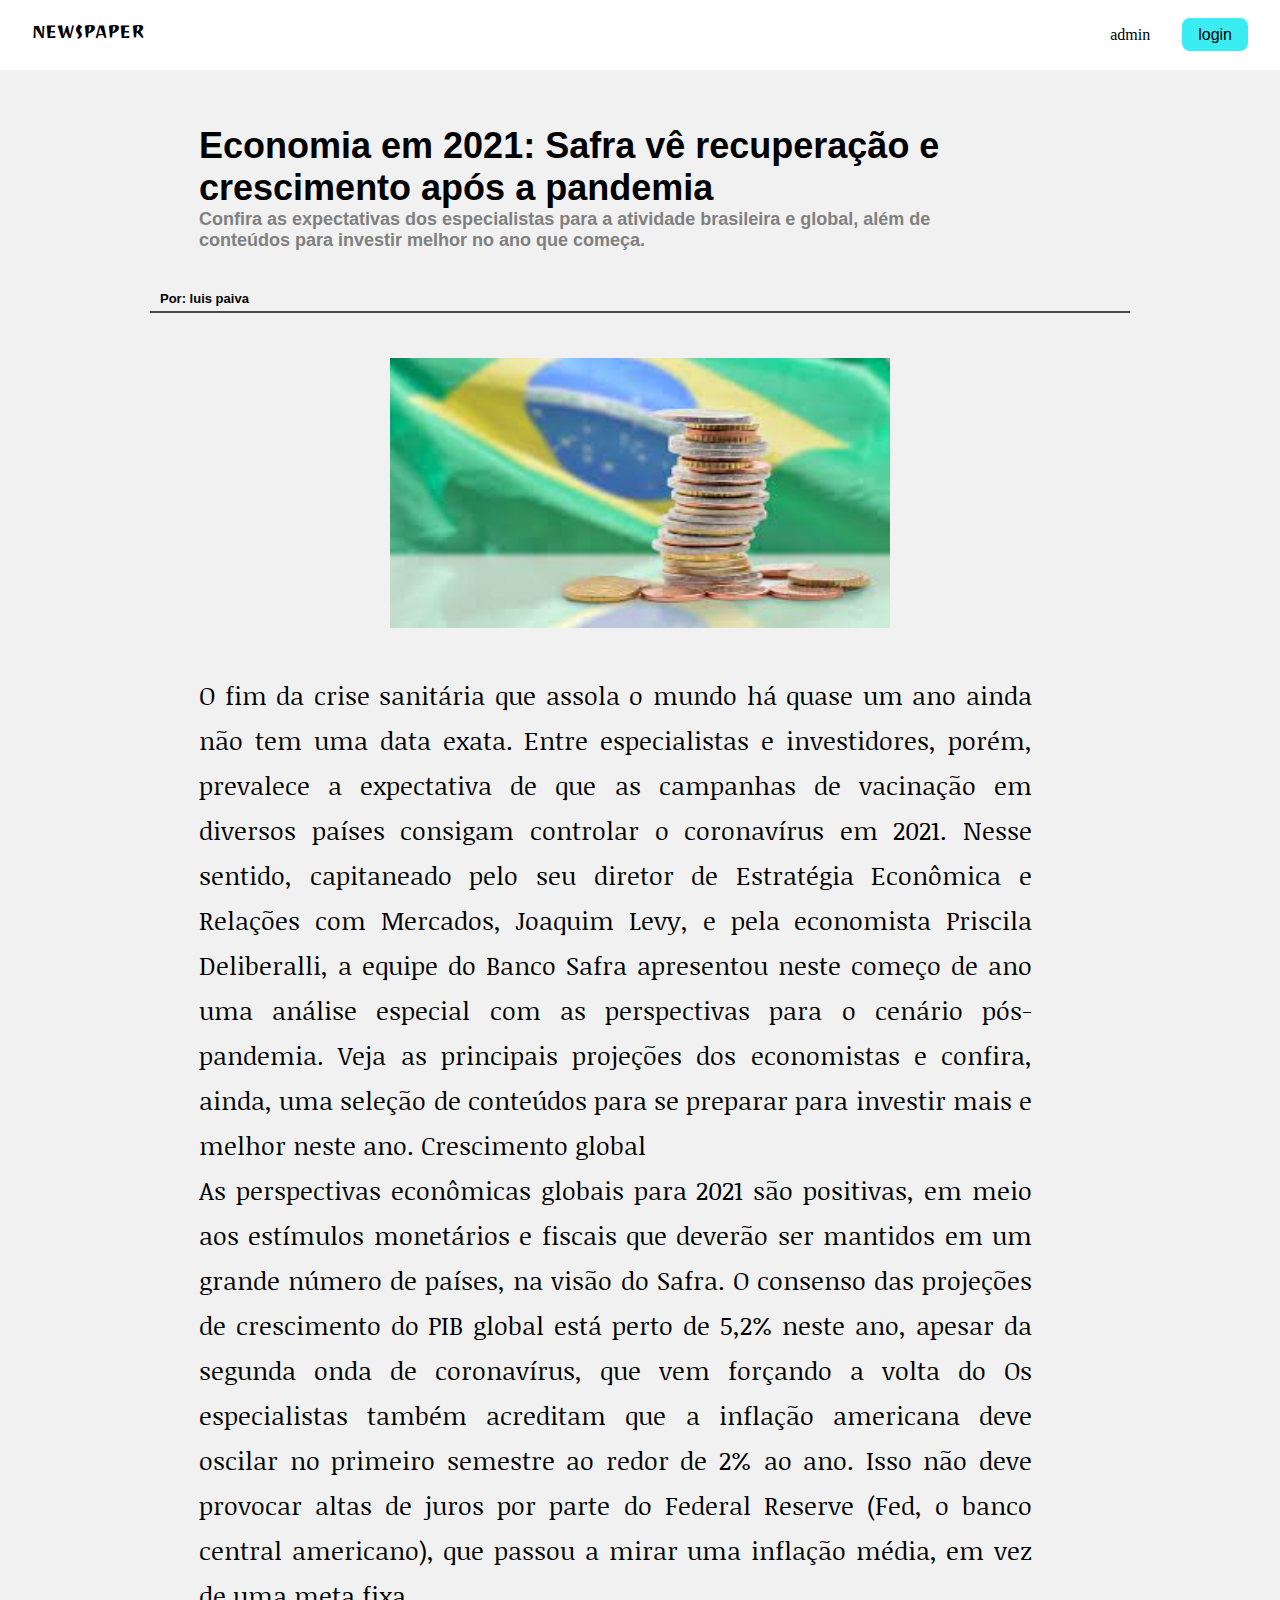
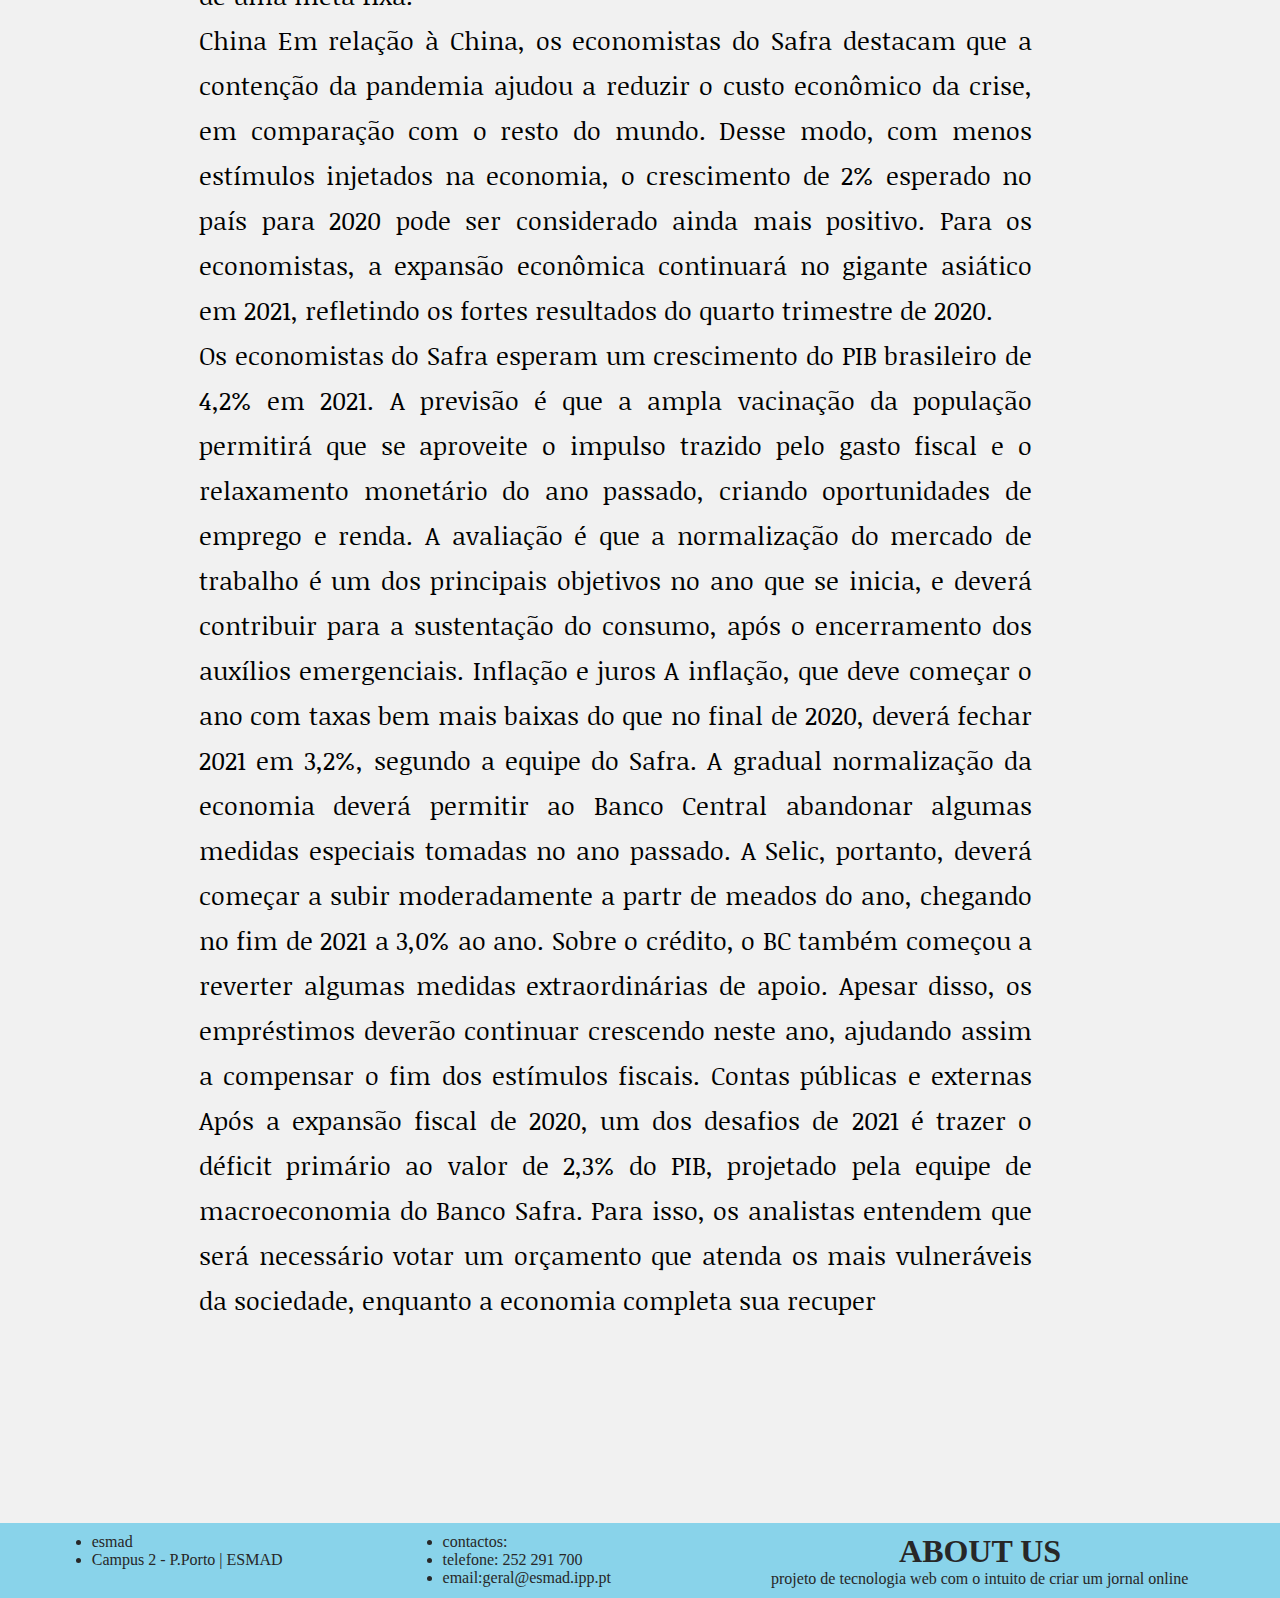
<file: html/noticia_desporto.html>
<!-- pagina de notia  -->
<!DOCTYPE html>
<html lang="en">
<head>
    <meta charset="UTF-8">
    <meta http-equiv="X-UA-Compatible" content="IE=edge">
    <meta name="viewport" content="width=device-width, initial-scale=1.0">
    
    <title>NEWSPAPER</title>
    <link rel="stylesheet" href="/css/app.css">
    <link rel="stylesheet" href="/css/noticias.css">
    <script src="/js/navbar.js"></script>
</head>
<body>
    <head>
        <nav>
            <ul class="nav-list">
                <li class="nav-item">
                    <a href="pagina_logada.html" id="logo">
                        NEWSPAPER
                    </a>
                </li>

                <li class="nav-item">
                    <a href="admin/useradmin.html">admin</a>
                </li>

                <li class="nav-item">
                    <a class="btn-primary" href="perfil_utilizador.html">login</a>
                </li>
            </ul>
        </nav>
    </head>

    <!-- noticia -->
    <div class="container-noticia">
        <div id="title">
            <h1>Economia em 2021: Safra vê recuperação e crescimento após a pandemia</h1>
        </div>

        <div id="sub_title">
            <h2>
                Confira as expectativas dos especialistas para
                a atividade brasileira e global, além de conteúdos para investir melhor no ano que começa.
            </h2>
        </div>

        <div id="autor">
            <h3>Por: luis paiva</h3>
            <hr>
        </div>

        <div class="img-notica">
            <img src="/media/transferir.jpg" alt="">
        </div>

        <div class="artigo">
            <p>O fim da crise sanitária que assola o mundo há quase um ano ainda não tem uma data exata. Entre especialistas e investidores, porém, prevalece a expectativa de que as campanhas de vacinação em diversos países consigam controlar o coronavírus em 2021.
                Nesse sentido, capitaneado pelo seu diretor de Estratégia Econômica e Relações com Mercados, Joaquim Levy, e pela economista Priscila Deliberalli, a equipe do Banco Safra apresentou neste começo de ano uma análise especial com as perspectivas para o cenário pós-pandemia.
                Veja as principais projeções dos economistas e confira, ainda, uma seleção de conteúdos para se preparar para investir mais e melhor neste ano.
                Crescimento global<br>

                As perspectivas econômicas globais para 2021 são positivas, em meio aos estímulos monetários e fiscais que deverão ser mantidos em um grande número de países, na visão do Safra.
                
                O consenso das projeções de crescimento do PIB global está perto de 5,2% neste ano, apesar da segunda onda de coronavírus, que vem forçando a volta do 
                Os especialistas também acreditam que a inflação americana deve oscilar no primeiro semestre ao redor de 2% ao ano. Isso não deve provocar altas de juros por parte do Federal Reserve (Fed, o banco central americano), que passou a mirar uma inflação média, em vez de uma meta fixa.
                <br>
                China

                Em relação à China, os economistas do Safra destacam que a contenção da pandemia ajudou a reduzir o custo econômico da crise, em comparação com o resto do mundo. Desse modo, com menos estímulos injetados na economia, o crescimento de 2% esperado no país para 2020 pode ser considerado ainda mais positivo.
                Para os economistas, a expansão econômica continuará no gigante asiático em 2021, refletindo os fortes resultados do quarto trimestre de 2020.
                <br>
                Os economistas do Safra esperam um crescimento do PIB brasileiro de 4,2% em 2021. A previsão é que a ampla vacinação da população permitirá que se aproveite o impulso trazido pelo gasto fiscal e o relaxamento monetário do ano passado, criando oportunidades de emprego e renda.
                
                A avaliação é que a normalização do mercado de trabalho é um dos principais objetivos no ano que se inicia, e deverá contribuir para a sustentação do consumo, após o encerramento dos auxílios emergenciais.

                Inflação e juros

                A inflação, que deve começar o ano com taxas bem mais baixas do que no final de 2020, deverá fechar 2021 em 3,2%, segundo a equipe do Safra. A gradual normalização da economia deverá permitir ao Banco Central abandonar algumas medidas especiais tomadas no ano passado.
                
                A Selic, portanto, deverá começar a subir moderadamente a partr de meados do ano, chegando no fim de 2021 a 3,0% ao ano.

                Sobre o crédito, o BC também começou a reverter algumas medidas extraordinárias de apoio. Apesar disso, os empréstimos deverão continuar crescendo neste ano, ajudando assim a compensar o fim dos estímulos fiscais.
                Contas públicas e externas

                Após a expansão fiscal de 2020, um dos desafios de 2021 é trazer o déficit primário ao valor de 2,3% do PIB, projetado pela equipe de macroeconomia do Banco Safra.

                Para isso, os analistas entendem que será necessário votar um orçamento que atenda os mais vulneráveis da sociedade, enquanto a economia completa sua recuper
                
            </p>

        </div>


    </div>



    <div class="footer-container">
        <div class="footer">
            <div class="footer-heading footer_1">
                <ul>
                    <li>esmad</li>
                    <li>Campus 2 - P.Porto | ESMAD</li>
                </ul>
            </div>
            <div class="footer-heading footer_2">
                <ul>
                    <li>contactos: </li>
                    <li>telefone: 252 291 700</li>
                    <li>email:geral@esmad.ipp.pt</li>
    
                </ul>
            </div>
            <div class="footer-heading footer_3">
                <h1>about us</h1>
            
                <p>projeto de tecnologia web
                    com o intuito de criar um 
                    jornal online
                </p>            
            </div>
            
        </div>
    </div>
   
    
</body>
</html>
</file>
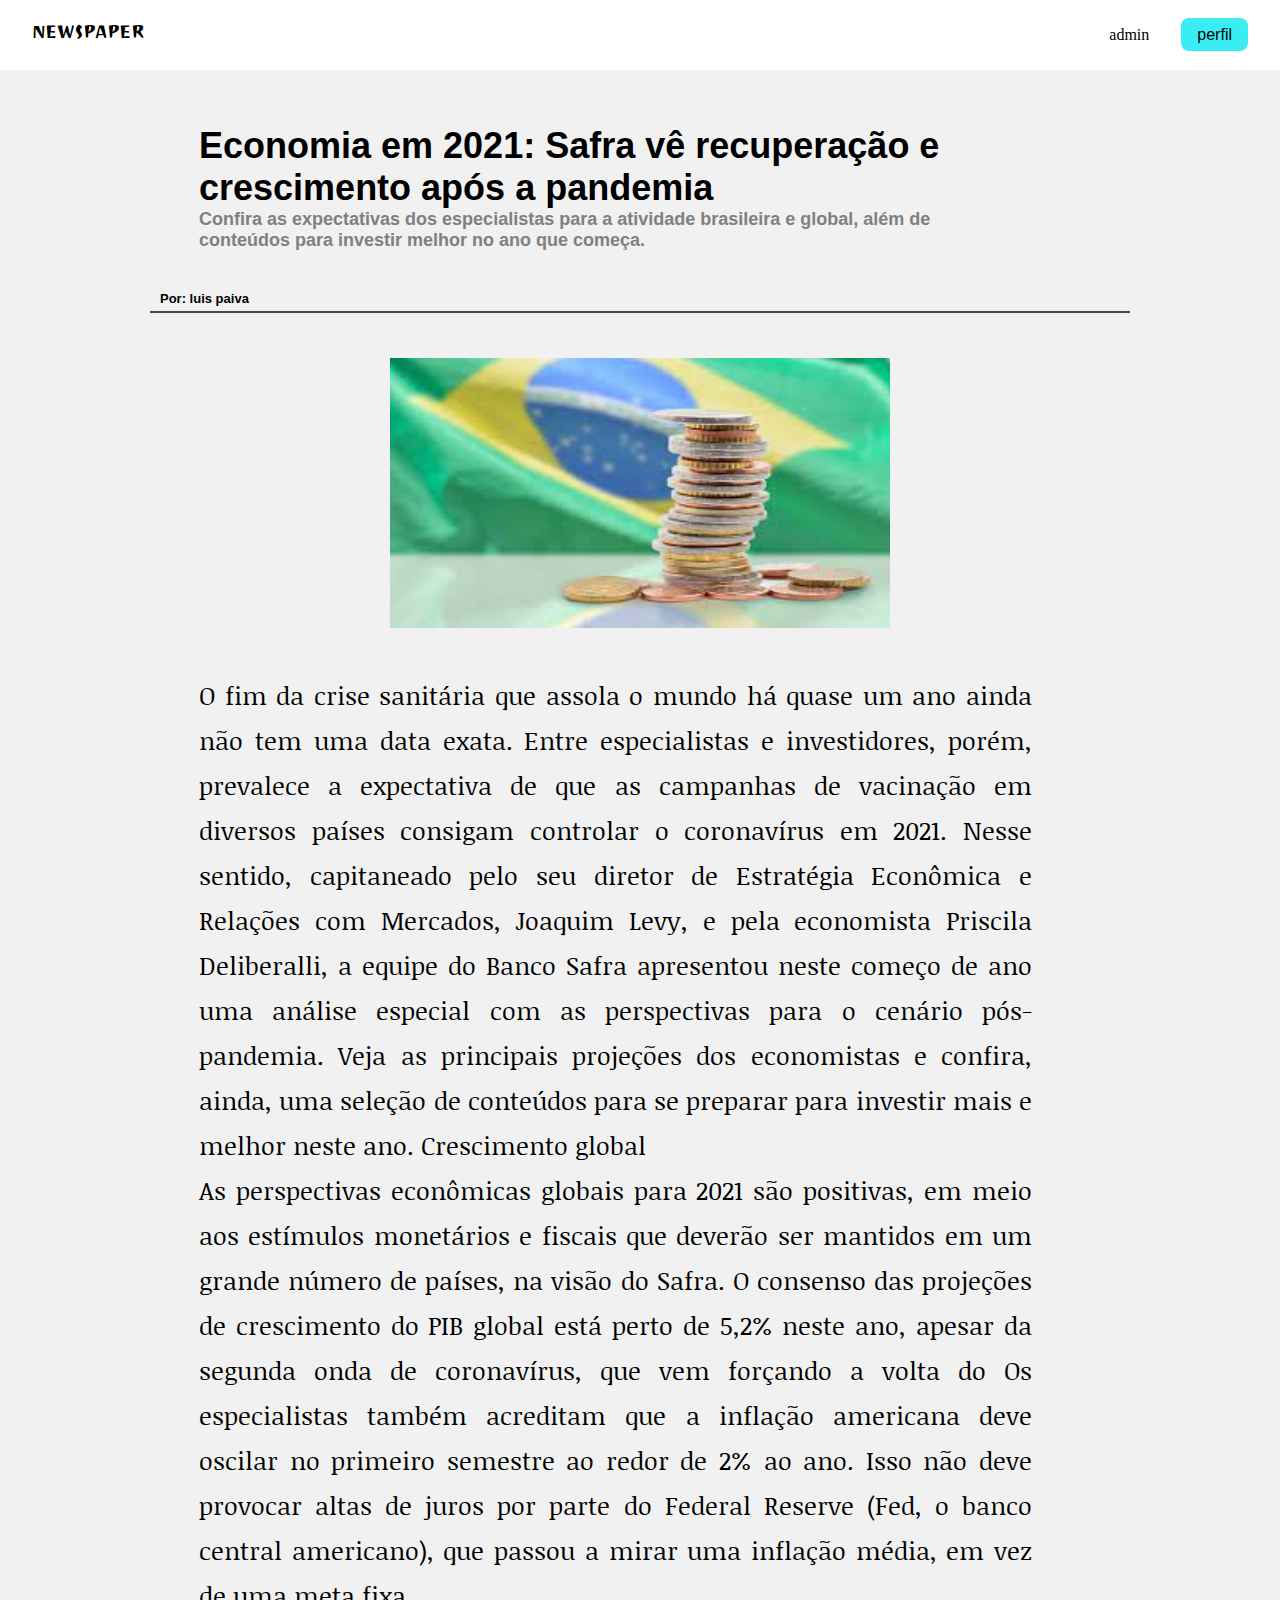
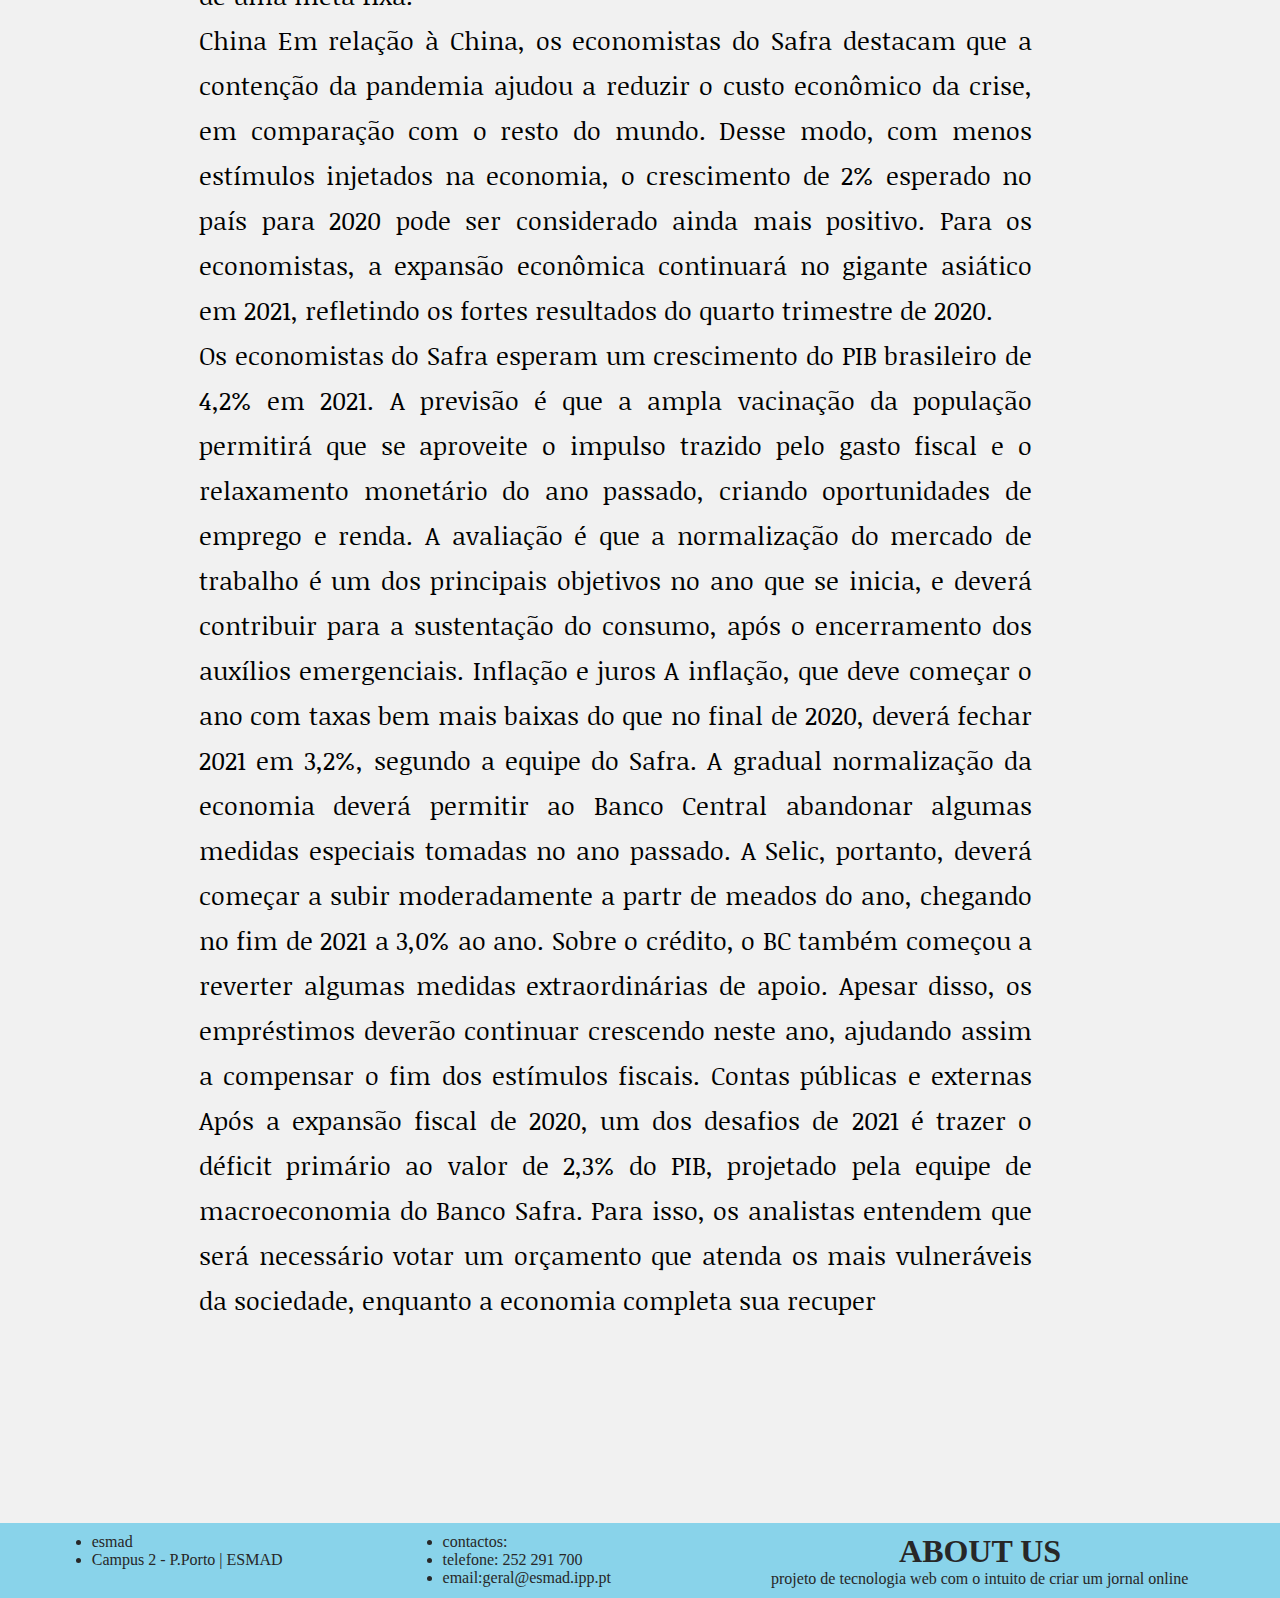
<file: html/noticia_economia.html>
<!-- pagina de notia  -->
<!DOCTYPE html>
<html lang="en">
<head>
    <meta charset="UTF-8">
    <meta http-equiv="X-UA-Compatible" content="IE=edge">
    <meta name="viewport" content="width=device-width, initial-scale=1.0">
    
    <title>NEWSPAPER</title>
    <link rel="stylesheet" href="/css/app.css">
    <link rel="stylesheet" href="/css/noticias.css">
    <script src="/js/navbar.js"></script>
</head>
<body>
    <head>
        <nav>
            <ul class="nav-list">
                <li class="nav-item">
                    <a href="pagina_logada.html" id="logo">
                        NEWSPAPER
                    </a>
                </li>

                <li class="nav-item">
                    <a href="admin/useradmin.html">admin</a>
                </li>

                <li class="nav-item">
                    <a class="btn-primary" href="perfil_utilizador.html" >perfil</a>
                </li>
            </ul>
        </nav>
    </head>

    <!-- noticia -->
    <div class="container-noticia">
        <div id="title">
            <h1>Economia em 2021: Safra vê recuperação e crescimento após a pandemia</h1>
        </div>

        <div id="sub_title">
            <h2>
                Confira as expectativas dos especialistas para
                a atividade brasileira e global, além de conteúdos para investir melhor no ano que começa.
            </h2>
        </div>

        <div id="autor">
            <h3>Por: luis paiva</h3>
            <hr>
        </div>

        <div class="img-notica">
            <img src="/media/transferir.jpg" alt="">
        </div>

        <div class="artigo">
            <p>O fim da crise sanitária que assola o mundo há quase um ano ainda não tem uma data exata. Entre especialistas e investidores, porém, prevalece a expectativa de que as campanhas de vacinação em diversos países consigam controlar o coronavírus em 2021.
                Nesse sentido, capitaneado pelo seu diretor de Estratégia Econômica e Relações com Mercados, Joaquim Levy, e pela economista Priscila Deliberalli, a equipe do Banco Safra apresentou neste começo de ano uma análise especial com as perspectivas para o cenário pós-pandemia.
                Veja as principais projeções dos economistas e confira, ainda, uma seleção de conteúdos para se preparar para investir mais e melhor neste ano.
                Crescimento global<br>

                As perspectivas econômicas globais para 2021 são positivas, em meio aos estímulos monetários e fiscais que deverão ser mantidos em um grande número de países, na visão do Safra.
                
                O consenso das projeções de crescimento do PIB global está perto de 5,2% neste ano, apesar da segunda onda de coronavírus, que vem forçando a volta do 
                Os especialistas também acreditam que a inflação americana deve oscilar no primeiro semestre ao redor de 2% ao ano. Isso não deve provocar altas de juros por parte do Federal Reserve (Fed, o banco central americano), que passou a mirar uma inflação média, em vez de uma meta fixa.
                <br>
                China

                Em relação à China, os economistas do Safra destacam que a contenção da pandemia ajudou a reduzir o custo econômico da crise, em comparação com o resto do mundo. Desse modo, com menos estímulos injetados na economia, o crescimento de 2% esperado no país para 2020 pode ser considerado ainda mais positivo.
                Para os economistas, a expansão econômica continuará no gigante asiático em 2021, refletindo os fortes resultados do quarto trimestre de 2020.
                <br>
                Os economistas do Safra esperam um crescimento do PIB brasileiro de 4,2% em 2021. A previsão é que a ampla vacinação da população permitirá que se aproveite o impulso trazido pelo gasto fiscal e o relaxamento monetário do ano passado, criando oportunidades de emprego e renda.
                
                A avaliação é que a normalização do mercado de trabalho é um dos principais objetivos no ano que se inicia, e deverá contribuir para a sustentação do consumo, após o encerramento dos auxílios emergenciais.

                Inflação e juros

                A inflação, que deve começar o ano com taxas bem mais baixas do que no final de 2020, deverá fechar 2021 em 3,2%, segundo a equipe do Safra. A gradual normalização da economia deverá permitir ao Banco Central abandonar algumas medidas especiais tomadas no ano passado.
                
                A Selic, portanto, deverá começar a subir moderadamente a partr de meados do ano, chegando no fim de 2021 a 3,0% ao ano.

                Sobre o crédito, o BC também começou a reverter algumas medidas extraordinárias de apoio. Apesar disso, os empréstimos deverão continuar crescendo neste ano, ajudando assim a compensar o fim dos estímulos fiscais.
                Contas públicas e externas

                Após a expansão fiscal de 2020, um dos desafios de 2021 é trazer o déficit primário ao valor de 2,3% do PIB, projetado pela equipe de macroeconomia do Banco Safra.

                Para isso, os analistas entendem que será necessário votar um orçamento que atenda os mais vulneráveis da sociedade, enquanto a economia completa sua recuper
                
            </p>

        </div>


    </div>



    <div class="footer-container">
        <div class="footer">
            <div class="footer-heading footer_1">
                <ul>
                    <li>esmad</li>
                    <li>Campus 2 - P.Porto | ESMAD</li>
                </ul>
            </div>
            <div class="footer-heading footer_2">
                <ul>
                    <li>contactos: </li>
                    <li>telefone: 252 291 700</li>
                    <li>email:geral@esmad.ipp.pt</li>
    
                </ul>
            </div>
            <div class="footer-heading footer_3">
                <h1>about us</h1>
            
                <p>projeto de tecnologia web
                    com o intuito de criar um 
                    jornal online
                </p>            
            </div>
            
        </div>
    </div>
   
    
</body>
</html>
</file>
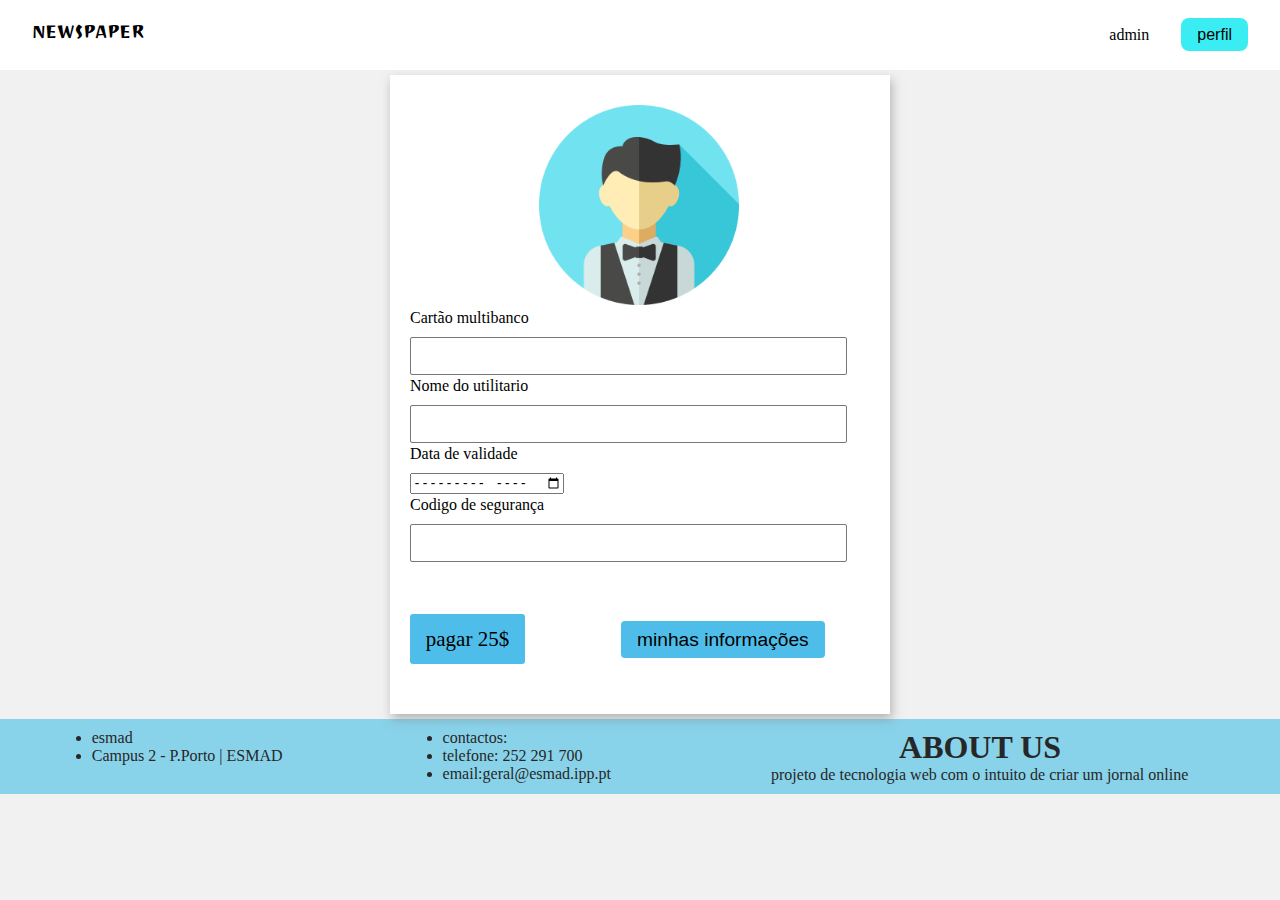
<file: html/pagamentos.html>
<!DOCTYPE html>
<html lang="en">
<head>
    <meta charset="UTF-8">
    <meta http-equiv="X-UA-Compatible" content="IE=edge">
    <meta name="viewport" content="width=device-width, initial-scale=1.0">
    <title>NEWSPAPER</title>
    <link rel="stylesheet" href="/css/app.css">
    <link rel="stylesheet" href="/css/pagamentos.css">
</head>
<body>
    <head>
        <nav>
            <ul class="nav-list">
                <li class="nav-item">
                    <a href="pagina_logada.html" id="logo">
                        NEWSPAPER
                    </a>
                </li>

                <li class="nav-item">
                    <a href="admin/useradmin.html">admin</a>
                </li>

                <li class="nav-item">
                    <a class="btn-primary" href="perfil_utilizador.html">perfil</a>
                </li>
            </ul>
        </nav>
    </head>

    <form action="">
        <div class="form">
            <div class="img-user">
                <img src="/media/kisspng-computer-icons-avatar-user-profile-blog-personal-vector-5ad9f3ac68b4d9.2945138915242331324289.png" alt="">
            </div>
            <label for="cartao">Cartão multibanco</label>
            <input type="text" name="cartão" id="cartao" placeholder="" required>
        </div>
        <div class="form">
            <label for=" utilitario">Nome do utilitario</label>
            <input type="text" name="utilitario" id="utilitario" placeholder="" required> 
        </div>
        
        <div class="form">
            <label for="validade">Data de validade </label>
            <input type="month" name="validade" id="validade" required>
        </div>
        <div class="form">
            <label for="segurança">Codigo de segurança</label>
            <input type="password" name="segurança" id="segurança" placeholder="" required> 
        </div> 
        
        <div class="form-bottom">
            <!-- <input type="submit" "pagar">  value="pagar 25$"> -->
            <button id="pagar" type="submit">pagar 25$</button>
            <a href="perfil_utilizador.html" id="subscriçoes">minhas informações</a>
        </div>
        
    </form>
    


    <div class="footer-container">
        <div class="footer">
            <div class="footer-heading footer_1">
                <ul>
                    <li>esmad</li>
                    <li>Campus 2 - P.Porto | ESMAD</li>
                </ul>
            </div>
            <div class="footer-heading footer_2">
                <ul>
                    <li>contactos: </li>
                    <li>telefone: 252 291 700</li>
                    <li>email:geral@esmad.ipp.pt</li>
    
                </ul>
            </div>
            <div class="footer-heading footer_3">
                <h1>about us</h1>
            
                <p>projeto de tecnologia web
                    com o intuito de criar um 
                    jornal online
                </p>            
            </div>
            
        </div>
    </div>


    <script src="/js/pagamentos.js"></script>
</body>
</html>
</file>
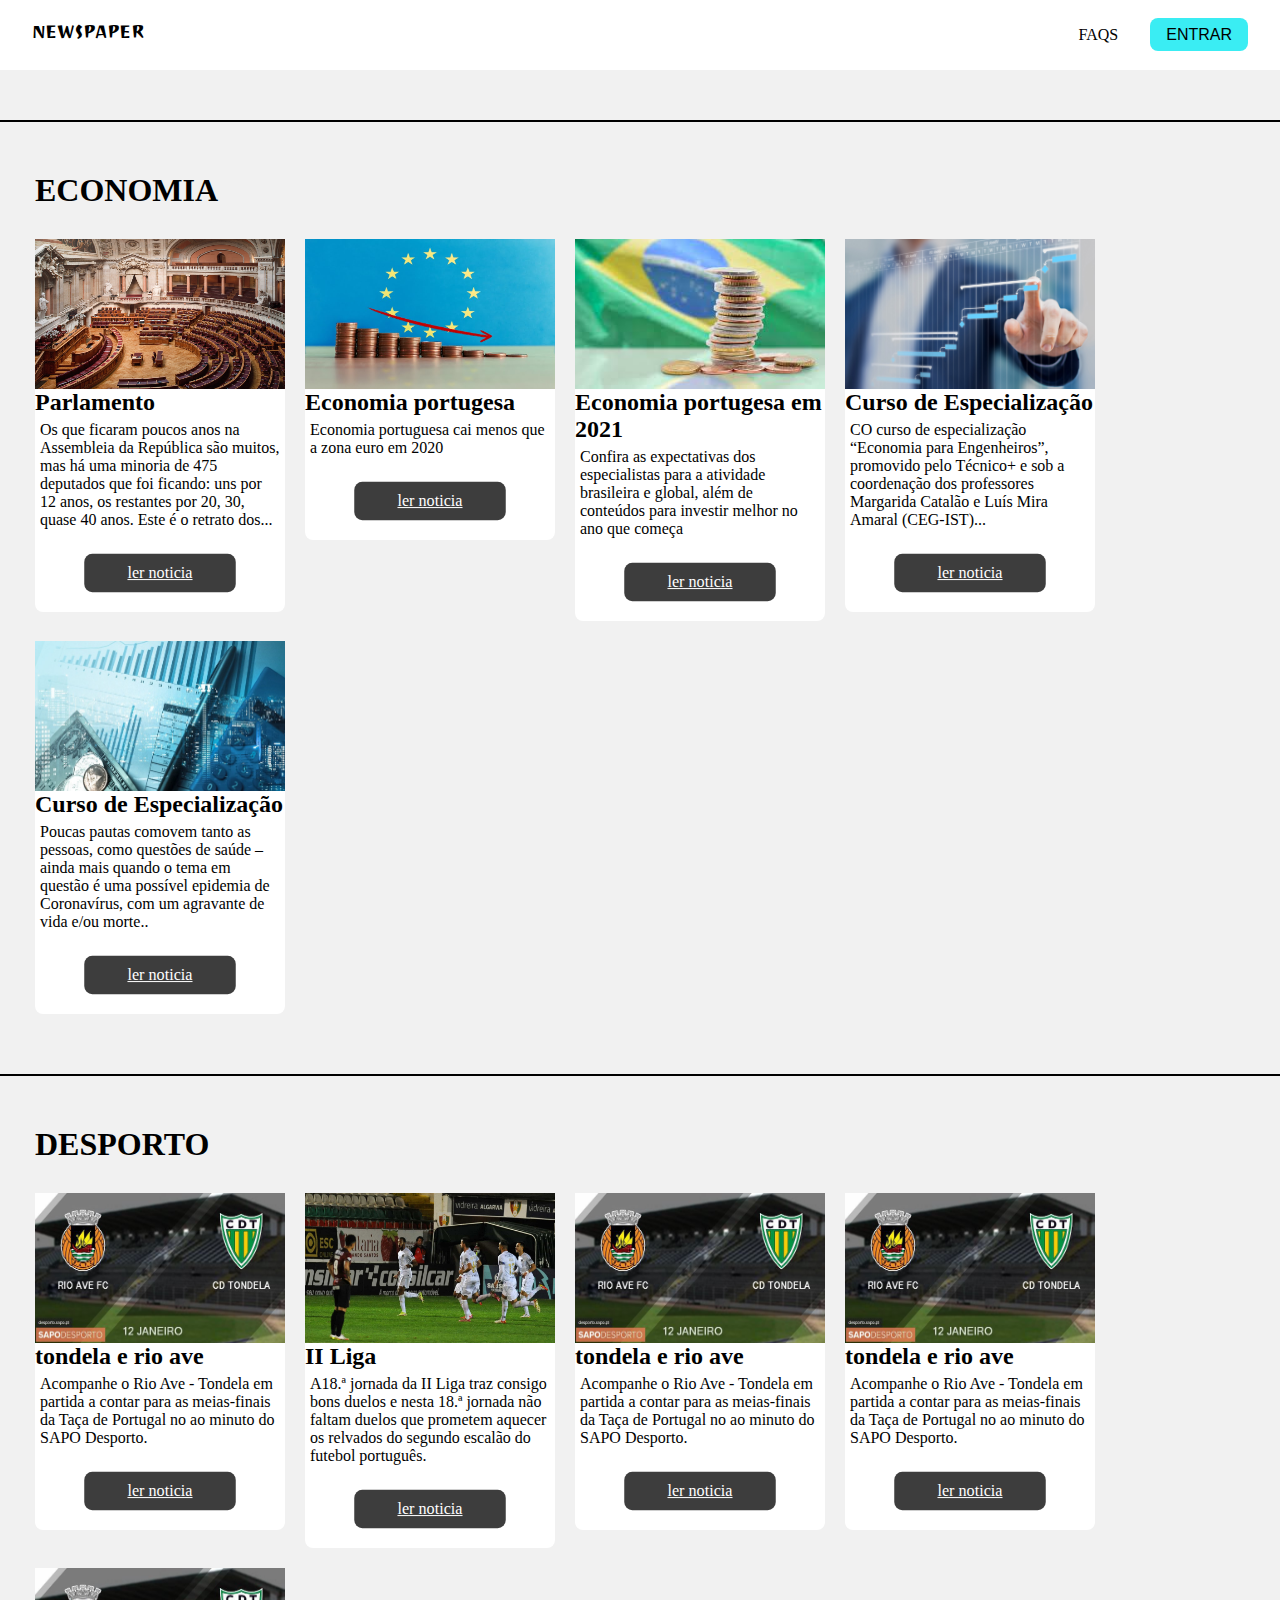
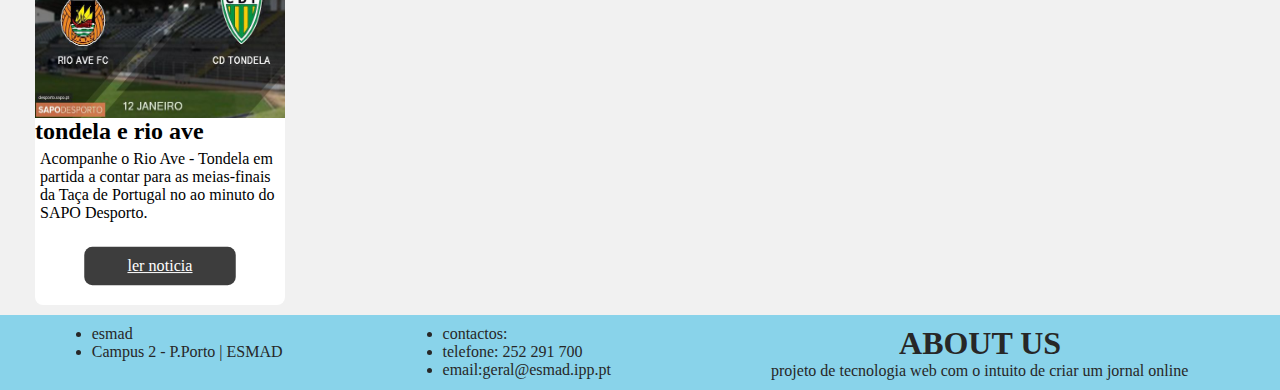
<file: html/pagina_inicial.html>
<!-- pagina incial -->
<!DOCTYPE html>
<html lang="en">
<head>
    <meta charset="UTF-8">
    <meta http-equiv="X-UA-Compatible" content="IE=edge">
    <meta name="viewport" content="width=device-width, initial-scale=1.0">
    <title>NEWSPAPER</title>
    <link rel="stylesheet" href="/css/app.css">
</head>
<body>
    <head>
        <nav>
            <ul class="nav-list">
                <li class="nav-item">
                    <a href="pagina_inicial.html" id="logo">
                        NEWSPAPER
                    </a>
                </li>

                <li class="nav-item">
                    <a href="#">FAQS</a>
                </li>

                <li class="nav-item">
                    <a class="btn-primary" href="registro_login.html">ENTRAR</a>
                </li>
            </ul>
        </nav>
    </head>


    <hr>
    <h1 class="title">economia</h1>
    <section class="container">
        
       <div class="card">

            <div class="card_image ">
                <img src="/media/AF00036_2009.jpg" alt="" srcset="">
            </div>
            <div class="text-btn">

                <div class="card-text">
                    <h2>Parlamento</h2>
                    <p>Os que ficaram poucos anos na 
                        Assembleia da República são 
                        muitos, mas há uma minoria de 475
                        deputados que foi ficando: uns por
                         12 anos, os restantes por 20, 30, 
                        quase 40 anos. Este é o retrato dos...</p>
                </div>
                <div class="btn">
                    <a href="noticia_economia.html">ler noticia</a>
                </div>
            </div>
        </div> 
       
       <div class="card">

            <div class="card_image ">
                <img src="/media/Economia-portuguesa-cai-menos-que-a-zona-euro-em-2020.jpg" alt="" srcset="">
            </div>
            <div class="text-btn">

                <div class="card-text">
                    <h2>Economia portugesa</h2>
                    <p>Economia portuguesa cai menos que a zona euro em 2020</p>                
                </div>
                <div class="btn">
                    <a href="noticia_economia.html">ler noticia</a>
                </div>
            </div>
        </div> 
       <div class="card">

            <div class="card_image ">
                <img src="/media/transferir.jpg" alt="" srcset="">
            </div>
            <div class="text-btn">

                <div class="card-text">
                    <h2>Economia portugesa em 2021</h2>
                    <p>Confira as expectativas dos especialistas para a 
                        atividade brasileira e global, além de conteúdos para investir
                         melhor no ano que começa</p>
                </div>
                <div class="btn">
                    <a href="noticia_economia.html">ler noticia</a>
                </div>
            </div>
        </div> 

       <div class="card">

            <div class="card_image ">
                <img src="/media/curso-de-especializac-a-o-online-economia-para-engenheiros.jpg" alt="" srcset="">
            </div>
            <div class="text-btn">

                <div class="card-text">
                    <h2>Curso de Especialização</h2>
                    <p>CO curso de especialização “Economia para Engenheiros”, promovido pelo Técnico+ e sob a coordenação
                        dos professores Margarida Catalão e Luís Mira Amaral 
                        (CEG-IST)...</p>
                </div>
                <div class="btn">
                    <a href="noticia_economia.html">ler noticia</a>
                </div>
            </div>
        </div> 
       <div class="card">

            <div class="card_image ">
                <img src="/media/Por-que-uma-epidemia-de-Coronavírus-afeta-tanto-a-economia_527098861.jpg.optimal.jpg" alt="" srcset="">
            </div>
            <div class="text-btn">

                <div class="card-text">
                    <h2>Curso de Especialização</h2>
                    <p>Poucas pautas comovem tanto as pessoas, como questões de saúde – ainda mais quando o tema em questão é uma possível epidemia de Coronavírus, 
                        com um agravante de vida e/ou morte..</p>
                </div>
                <div class="btn">
                    <a href="noticia_economia.html">ler noticia</a>
                </div>
            </div>
        </div> 
       
        
        
    </section>
    
    <hr>
    <h1 class="title">desporto</h1>
    <section class="container">
       <div class="card">

            <div class="card_image ">
                <img src="/media/tondevsrioave.jpg" alt="" srcset="">
            </div>
            <div class="text-btn">

                <div class="card-text">
                    <h2>tondela e rio ave</h2>
                    <p>Acompanhe o Rio Ave - Tondela em partida a contar para as meias-finais
                         da Taça de Portugal no ao minuto do SAPO Desporto.</p>
                </div>
                <div class="btn">
                    <a href="noticia_desporto.html">ler noticia</a>
                </div>
            </div>
        </div> 
       <div class="card">

            <div class="card_image ">
                <img src="/media/naom_61ca4c168ed78.jpg" alt="" srcset="">
            </div>
            <div class="text-btn">

                <div class="card-text">
                    <h2>II Liga</h2>
                    <p>A18.ª jornada da II Liga traz consigo bons duelos e nesta 18.ª jornada não faltam duelos que prometem aquecer os relvados do segundo escalão do futebol português.</p>
                </div>
                <div class="btn">
                    <a href="noticia_desporto.html">ler noticia</a>
                </div>
            </div>
        </div> 
       <div class="card">

            <div class="card_image ">
                <img src="/media/tondevsrioave.jpg" alt="" srcset="">
            </div>
            <div class="text-btn">

                <div class="card-text">
                    <h2>tondela e rio ave</h2>
                    <p>Acompanhe o Rio Ave - Tondela em partida a contar para as meias-finais
                         da Taça de Portugal no ao minuto do SAPO Desporto.</p>
                </div>
                <div class="btn">
                    <a href="noticia_desporto.html">ler noticia</a>
                </div>
            </div>
        </div> 
       <div class="card">

            <div class="card_image ">
                <img src="/media/tondevsrioave.jpg" alt="" srcset="">
            </div>
            <div class="text-btn">

                <div class="card-text">
                    <h2>tondela e rio ave</h2>
                    <p>Acompanhe o Rio Ave - Tondela em partida a contar para as meias-finais
                         da Taça de Portugal no ao minuto do SAPO Desporto.</p>
                </div>
                <div class="btn">
                    <a href="noticia_desporto.html">ler noticia</a>
                </div>
            </div>
        </div> 
       <div class="card">

            <div class="card_image ">
                <img src="/media/tondevsrioave.jpg" alt="" srcset="">
            </div>
            <div class="text-btn">

                <div class="card-text">
                    <h2>tondela e rio ave</h2>
                    <p>Acompanhe o Rio Ave - Tondela em partida a contar para as meias-finais
                         da Taça de Portugal no ao minuto do SAPO Desporto.</p>
                </div>
                <div class="btn">
                    <a href="noticia_desporto.html">ler noticia</a>
                </div>
            </div>
        </div> 
       
        
        
    </section>
    
    <!--footer  -->
    <div class="footer-container">
        <div class="footer">
            <div class="footer-heading footer_1">
                <ul>
                    <li>esmad</li>
                    <li>Campus 2 - P.Porto | ESMAD</li>
                </ul>
            </div>
            <div class="footer-heading footer_2">
                <ul>
                    <li>contactos: </li>
                    <li>telefone: 252 291 700</li>
                    <li>email:geral@esmad.ipp.pt</li>
    
                </ul>
            </div>
            <div class="footer-heading footer_3">
                <h1>about us</h1>
            
                <p>projeto de tecnologia web
                    com o intuito de criar um 
                    jornal online
                </p>            
            </div>
            
        </div>
    </div>
   

</body>
</html>
</file>
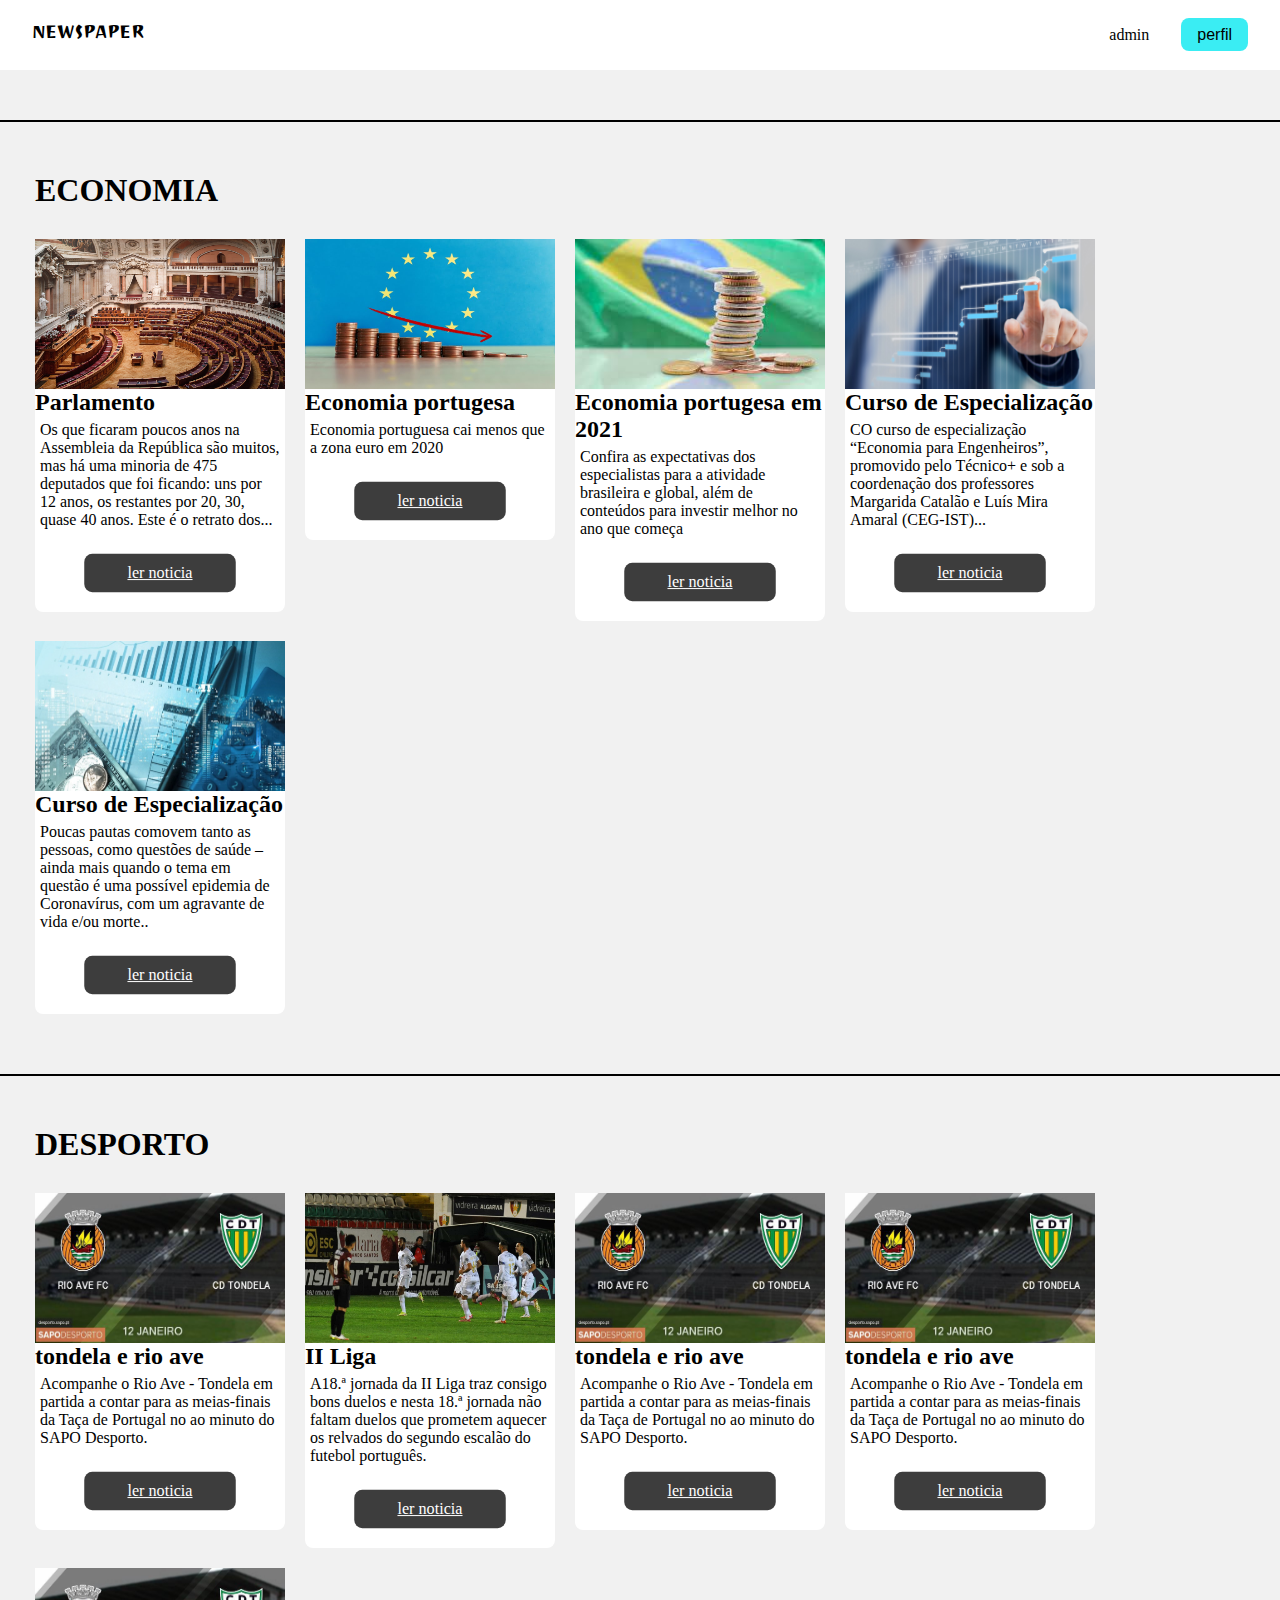
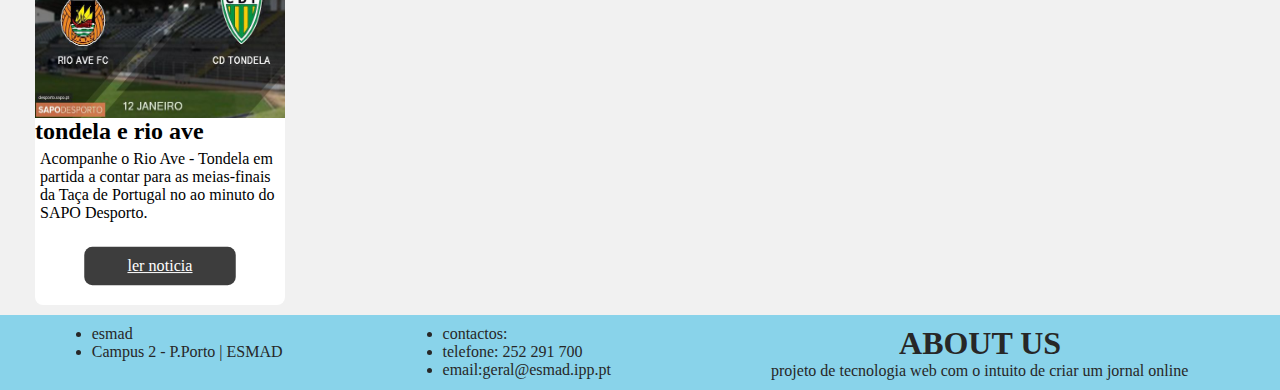
<file: html/pagina_logada.html>
<!DOCTYPE html>
<html lang="en">
<head>
    <meta charset="UTF-8">
    <meta http-equiv="X-UA-Compatible" content="IE=edge">
    <meta name="viewport" content="width=device-width, initial-scale=1.0">
    <title>NEWSPAPER</title>
    <link rel="stylesheet" href="/css/app.css">
</head>
<body>
    <head>
        <nav>
            <ul class="nav-list">
                <li class="nav-item">
                    <a href="#" id="logo">
                        NEWSPAPER
                    </a>
                </li>

                <li class="nav-item">
                    <a href="admin/useradmin.html">admin</a>
                </li>

                <li class="nav-item">
                    <a class="btn-primary" href="perfil_utilizador.html">perfil</a>
                </li>
            </ul>
        </nav>
    </head>


    <hr>
    <h1 class="title">economia</h1>
    <section class="container">
        
       <div class="card">

            <div class="card_image ">
                <img src="/media/AF00036_2009.jpg" alt="" srcset="">
            </div>
            <div class="text-btn">

                <div class="card-text">
                    <h2>Parlamento</h2>
                    <p>Os que ficaram poucos anos na 
                        Assembleia da República são 
                        muitos, mas há uma minoria de 475
                        deputados que foi ficando: uns por
                         12 anos, os restantes por 20, 30, 
                        quase 40 anos. Este é o retrato dos...</p>
                </div>
                <div class="btn">
                    <a href="noticia_economia.html">ler noticia</a>
                </div>
            </div>
        </div> 
       
       <div class="card">

            <div class="card_image ">
                <img src="/media/Economia-portuguesa-cai-menos-que-a-zona-euro-em-2020.jpg" alt="" srcset="">
            </div>
            <div class="text-btn">

                <div class="card-text">
                    <h2>Economia portugesa</h2>
                    <p>Economia portuguesa cai menos que a zona euro em 2020</p>                
                </div>
                <div class="btn">
                    <a href="noticia_economia.html">ler noticia</a>
                </div>
            </div>
        </div> 
       <div class="card">

            <div class="card_image ">
                <img src="/media/transferir.jpg" alt="" srcset="">
            </div>
            <div class="text-btn">

                <div class="card-text">
                    <h2>Economia portugesa em 2021</h2>
                    <p>Confira as expectativas dos especialistas para a 
                        atividade brasileira e global, além de conteúdos para investir
                         melhor no ano que começa</p>
                </div>
                <div class="btn">
                    <a href="noticia_economia.html">ler noticia</a>
                </div>
            </div>
        </div> 

       <div class="card">

            <div class="card_image ">
                <img src="/media/curso-de-especializac-a-o-online-economia-para-engenheiros.jpg" alt="" srcset="">
            </div>
            <div class="text-btn">

                <div class="card-text">
                    <h2>Curso de Especialização</h2>
                    <p>CO curso de especialização “Economia para Engenheiros”, promovido pelo Técnico+ e sob a coordenação
                        dos professores Margarida Catalão e Luís Mira Amaral 
                        (CEG-IST)...</p>
                </div>
                <div class="btn">
                    <a href="noticia_economia.html">ler noticia</a>
                </div>
            </div>
        </div> 
       <div class="card">

            <div class="card_image ">
                <img src="/media/Por-que-uma-epidemia-de-Coronavírus-afeta-tanto-a-economia_527098861.jpg.optimal.jpg" alt="" srcset="">
            </div>
            <div class="text-btn">

                <div class="card-text">
                    <h2>Curso de Especialização</h2>
                    <p>Poucas pautas comovem tanto as pessoas, como questões de saúde – ainda mais quando o tema em questão é uma possível epidemia de Coronavírus, 
                        com um agravante de vida e/ou morte..</p>
                </div>
                <div class="btn">
                    <a href="noticia_economia.html">ler noticia</a>
                </div>
            </div>
        </div> 
       
        
        
    </section>
    
    <hr>
    <h1 class="title">desporto</h1>
    <section class="container">
       <div class="card">

            <div class="card_image ">
                <img src="/media/tondevsrioave.jpg" alt="" srcset="">
            </div>
            <div class="text-btn">

                <div class="card-text">
                    <h2>tondela e rio ave</h2>
                    <p>Acompanhe o Rio Ave - Tondela em partida a contar para as meias-finais
                         da Taça de Portugal no ao minuto do SAPO Desporto.</p>
                </div>
                <div class="btn">
                    <a href="noticia_desporto.html">ler noticia</a>
                </div>
            </div>
        </div> 
       <div class="card">

            <div class="card_image ">
                <img src="/media/naom_61ca4c168ed78.jpg" alt="" srcset="">
            </div>
            <div class="text-btn">

                <div class="card-text">
                    <h2>II Liga</h2>
                    <p>A18.ª jornada da II Liga traz consigo bons duelos e nesta 18.ª jornada não faltam duelos que prometem aquecer os relvados do segundo escalão do futebol português.</p>
                </div>
                <div class="btn">
                    <a href="noticia_desporto.html">ler noticia</a>
                </div>
            </div>
        </div> 
       <div class="card">

            <div class="card_image ">
                <img src="/media/tondevsrioave.jpg" alt="" srcset="">
            </div>
            <div class="text-btn">

                <div class="card-text">
                    <h2>tondela e rio ave</h2>
                    <p>Acompanhe o Rio Ave - Tondela em partida a contar para as meias-finais
                         da Taça de Portugal no ao minuto do SAPO Desporto.</p>
                </div>
                <div class="btn">
                    <a href="noticia_desporto.html">ler noticia</a>
                </div>
            </div>
        </div> 
       <div class="card">

            <div class="card_image ">
                <img src="/media/tondevsrioave.jpg" alt="" srcset="">
            </div>
            <div class="text-btn">

                <div class="card-text">
                    <h2>tondela e rio ave</h2>
                    <p>Acompanhe o Rio Ave - Tondela em partida a contar para as meias-finais
                         da Taça de Portugal no ao minuto do SAPO Desporto.</p>
                </div>
                <div class="btn">
                    <a href="noticia_desporto.html">ler noticia</a>
                </div>
            </div>
        </div> 
       <div class="card">

            <div class="card_image ">
                <img src="/media/tondevsrioave.jpg" alt="" srcset="">
            </div>
            <div class="text-btn">

                <div class="card-text">
                    <h2>tondela e rio ave</h2>
                    <p>Acompanhe o Rio Ave - Tondela em partida a contar para as meias-finais
                         da Taça de Portugal no ao minuto do SAPO Desporto.</p>
                </div>
                <div class="btn">
                    <a href="noticia_desporto.html">ler noticia</a>
                </div>
            </div>
        </div> 
       
        
        
    </section>
    
    <!--footer  -->
    <div class="footer-container">
        <div class="footer">
            <div class="footer-heading footer_1">
                <ul>
                    <li>esmad</li>
                    <li>Campus 2 - P.Porto | ESMAD</li>
                </ul>
            </div>
            <div class="footer-heading footer_2">
                <ul>
                    <li>contactos: </li>
                    <li>telefone: 252 291 700</li>
                    <li>email:geral@esmad.ipp.pt</li>
    
                </ul>
            </div>
            <div class="footer-heading footer_3">
                <h1>about us</h1>
            
                <p>projeto de tecnologia web
                    com o intuito de criar um 
                    jornal online
                </p>            
            </div>
            
        </div>
    </div>
    
</body>
</html>
</file>
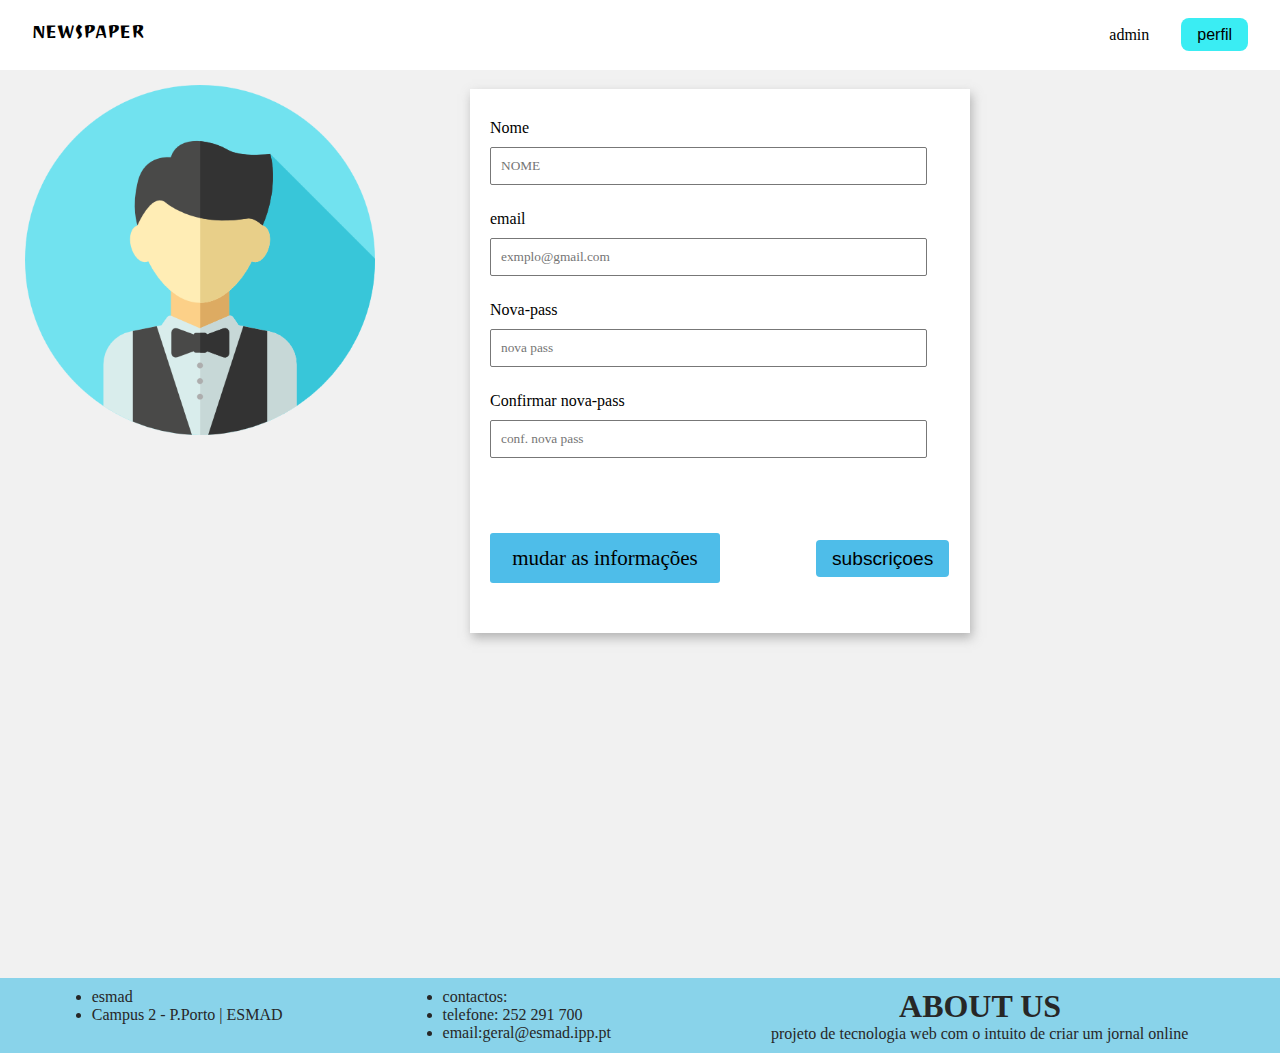
<file: html/perfil_utilizador.html>
<!DOCTYPE html>
<html lang="en">
<head>
    <meta charset="UTF-8">
    <meta http-equiv="X-UA-Compatible" content="IE=edge">
    <meta name="viewport" content="width=device-width, initial-scale=1.0">
    <title>NEWSPAPER</title>
    <link rel="stylesheet" href="/css/app.css">
    <link rel="stylesheet" href="/css/userpage.css">
</head>
<body>
    <head>
        <nav>
            <ul class="nav-list">
                <li class="nav-item">
                    <a href="pagina_logada.html" id="logo">
                        NEWSPAPER
                    </a>
                </li>
                
                <li class="nav-item">
                    <a href="admin/useradmin.html">admin</a>
                </li>
                
                <li class="nav-item">
                    <a class="btn-primary" href="#"  >perfil</a>
                </li>
            </ul>
        </nav>
    </head>
    
    
    <div class="img-user">
        <img src="/media/kisspng-computer-icons-avatar-user-profile-blog-personal-vector-5ad9f3ac68b4d9.2945138915242331324289.png" alt="">
    </div>
    
    <form action="">
        <div class="form">
            <label for="user_name">Nome</label>
            <input type="text" name="user_name" id="user_name" placeholder="NOME " required>
        </div>
        <div class="form">
            <label for="email">email</label>
            <input type="email" name="email" id="email" placeholder="exmplo@gmail.com" required>
        </div>
        
        <div class="form">
            <label for="pass">Nova-pass</label>
            <input type="password" name="pass" id="pass" placeholder="nova pass" required>
        </div>
     
        <div class="form">
            <label for="conf_pass">Confirmar nova-pass</label>
            <input type="password" name="conf_pass" id="conf_pass" placeholder="conf. nova pass" required>
        </div>
        
        <div class="form-bottom">
            <button type="submit">mudar as informações</button>
            <a href="pagamentos.html" id="subscriçoes">subscriçoes</a>
        </div>
        
    </form>
    
    
    
    <div class="footer-container">
        <div class="footer">
            <div class="footer-heading footer_1">
                <ul>
                    <li>esmad</li>
                    <li>Campus 2 - P.Porto | ESMAD</li>
                </ul>
            </div>
            <div class="footer-heading footer_2">
                <ul>
                    <li>contactos: </li>
                    <li>telefone: 252 291 700</li>
                    <li>email:geral@esmad.ipp.pt</li>
                    
                </ul>
            </div>
            <div class="footer-heading footer_3">
                <h1>about us</h1>
                
                <p>projeto de tecnologia web
                    com o intuito de criar um 
                    jornal online
                </p>            
            </div>
            
        </div>
    </div>
    
    <script src="/js/perfil_uilizador.js"></script>
   <!--  <script src="/js/navbar.js"></script>
    <script src="/js/registro_login.js"></script> -->
</body>
</html>
</file>
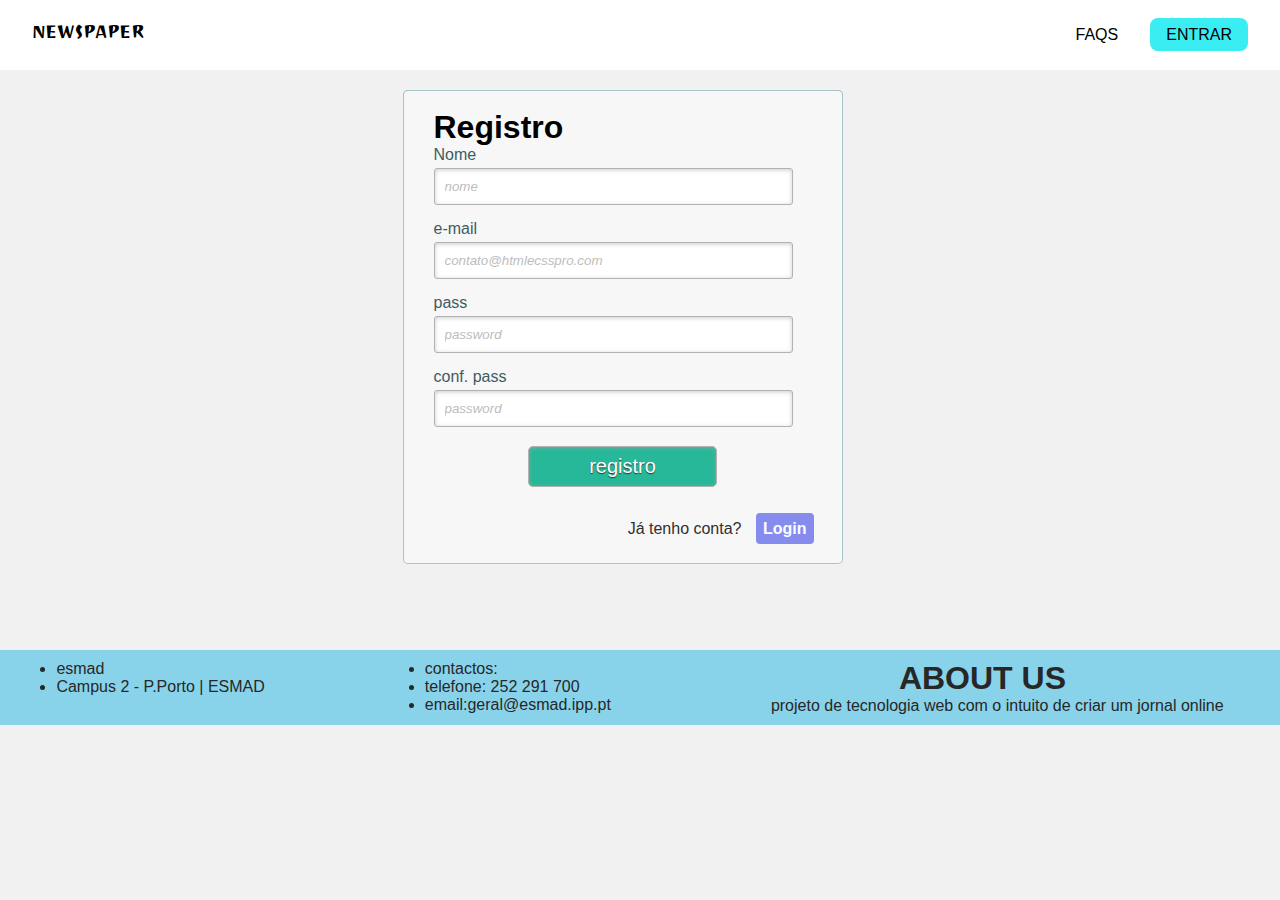
<file: html/registro_login.html>
<!DOCTYPE html>
<html lang="en">
<head>
    <meta charset="UTF-8">
    <meta http-equiv="X-UA-Compatible" content="IE=edge">
    <meta name="viewport" content="width=device-width, initial-scale=1.0">
    <title>NEWSPAPER</title>
    <link rel="stylesheet" href="/css/app.css">
    <link rel="stylesheet" href="/css/login&registro.css">
    
  </head>
  <body>
    
    <head>
      <nav>
        <ul class="nav-list">
          <li class="nav-item">
            <a href="app.html">
              <a href="pagina_inicial.html">
                <p id="logo">NEWSPAPER</p>
              </a>
            </a>
          </li>
          <li class="nav-item">
            <a href="#">FAQS</a>
          </li>
          
          <li class="nav-item">
            <a class="btn-primary" href="#">ENTRAR</a>
          </li>
        </ul>
      </nav>
    </head>
    
    
    <div class="container" >
      <a class="links" id="paracadastro"></a>
      <a class="links" id="paralogin"></a>
      
      <div class="content">      
        <!--FORMULÁRIO DE LOGIN-->
        <div id="login">
          <form action="" id="form_login" autocomplete="off"> 
            <h1>Login</h1> 
            <p> 
              <label for="nome_login">Nome</label>
              <input id="nome_login" autocomplete="off" name="nome_login" required="required" type="text" placeholder="nome"/>
            </p>
            
            <p> 
              <label for="pass_login">password</label>
              <input id="pass_login" autocomplete="off"  name="pass_login" required="required" type="password" placeholder="pass" /> 
            </p>
            
            <p>
              <button type="submit">login</button>
            </p>
            
            <p class="link">
              Ainda não tenho conta?
              <a href="#paracadastro">registro</a>
            </p>
          </form>
        </div>
        
        <!--FORMULÁRIO DE REGISTRO-->
        <div id="registro">
          <form  action="" id="registro_form" autocomplete="off"> 
            <h1>Registro</h1> 
            
            <p> 
              <label for="nome_registro">Nome</label>
              <input id="nome_registro" autocomplete="off" name="nome_registro" required="required" type="text" placeholder="nome" />
            </p>
            
            <p> 
              <label for="email_registro">e-mail</label>
              <input id="email_registro" autocomplete="off" name="email_registro" required="required" type="email" placeholder="contato@htmlecsspro.com"/> 
            </p>
            
            <p> 
              <label for="pass_registro">pass</label>
              <input id="pass_registro" autocomplete="off" name="pass_registro" required="required" type="password" placeholder="password"/>
            </p>
            
            <p> 
              <label for="conf_pass">conf. pass</label>
              <input id="conf_pass" name="conf_pass" autocomplete="off" required="required" type="password" placeholder="password"/>
            </p>
            
            <p> 
              
              <button type="submit">registro</button>
    
            </p>
            
            <p class="link">  
              Já tenho conta?
              <a href="#paralogin">Login </a>
            </p>
          </form>
        </div>
      </div>
    </div>  
    
    <div class="footer-container">
      <div class="footer">
        <div class="footer-heading footer_1">
          <ul>
            <li>esmad</li>
            <li>Campus 2 - P.Porto | ESMAD</li>
          </ul>
        </div>
        <div class="footer-heading footer_2">
          <ul>
            <li>contactos: </li>
            <li>telefone: 252 291 700</li>
            <li>email:geral@esmad.ipp.pt</li>
            
          </ul>
        </div>
        <div class="footer-heading footer_3">
          <h1>about us</h1>
          
          <p>projeto de tecnologia web
            com o intuito de criar um 
            jornal online
          </p>            
        </div>
        
      </div>
    </div>

    
    <script src="/js/registro_login.js"></script>
   <!--  <script src="/js/navbar.js"></script> -->
  </body>
  </html>
</file>
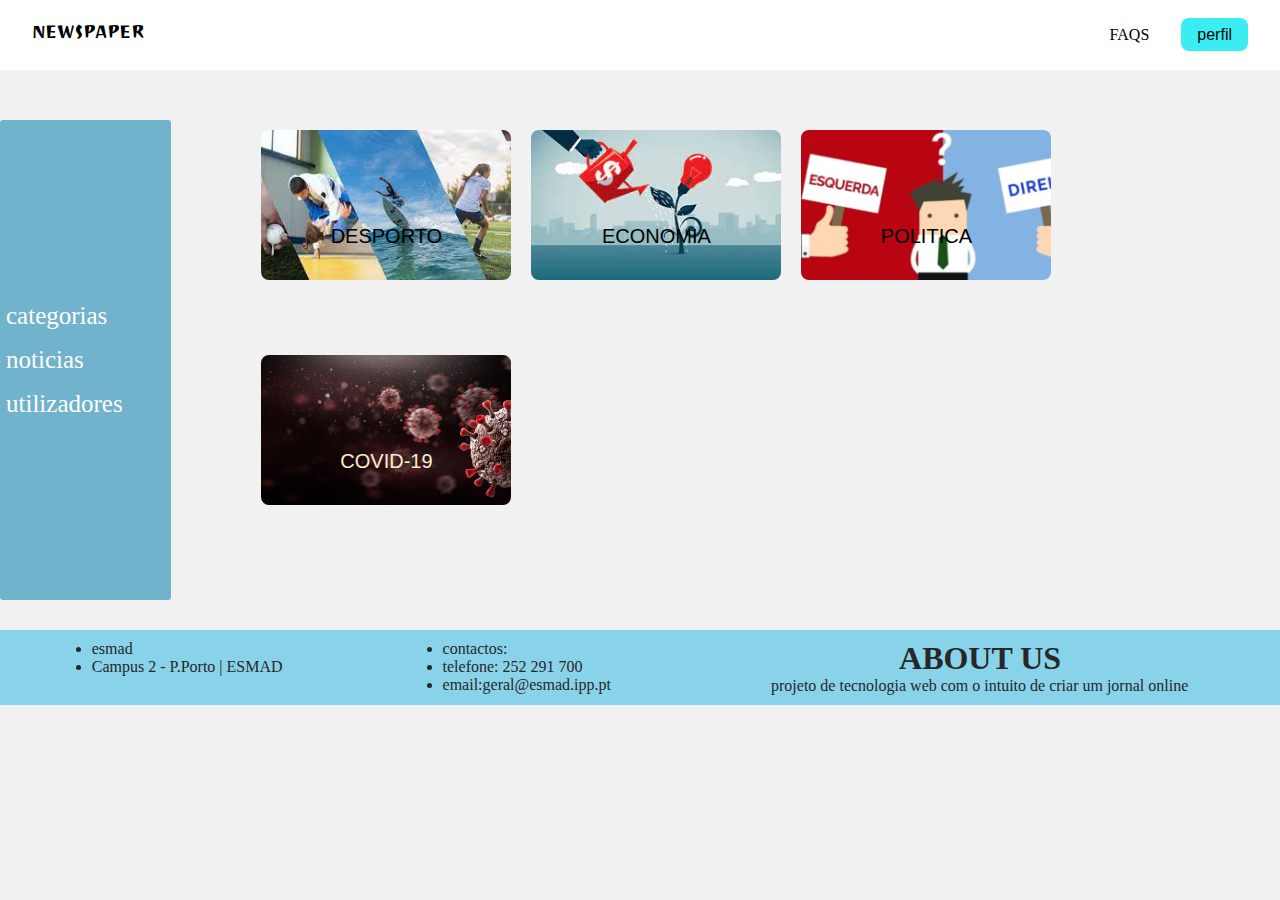
<file: html/admin/categoriasadmin.html>
<!DOCTYPE html>
<html lang="en">
<head>
    <meta charset="UTF-8">
    <meta http-equiv="X-UA-Compatible" content="IE=edge">
    <meta name="viewport" content="width=device-width, initial-scale=1.0">
    <title>NEWSPAPER</title>
    <link rel="stylesheet" href="/css/app.css">
    <link rel="stylesheet" href="/css/admin_categorias.css">
</head>
<body>
    <!-- header -->
    <head>
        <nav>
            <ul class="nav-list">
                <li class="nav-item">
                    <a href="pagina_logada.html" id="logo">
                        NEWSPAPER
                    </a>
                </li>

                <li class="nav-item">
                    <a href="#">FAQS</a>
                </li>

                <li class="nav-item">
                    <a class="btn-primary" href="/html/perfil_utilizador.html"  >perfil</a>
                </li>
            </ul>
        </nav>
    </head>

    <div class="container-sidenav">
        <!-- Side navigation -->
        <div class="sidenav">
            <div class="user_btn">
                <a href="useradmin.html" >utilizadores</a>
            </div>
            <div class="noticia_btn">
                <a href="noticiasadmin.html">noticias</a>
            </div>
            <div class="cat_btn">
                <a href="#">categorias</a>
            </div>
        </div>
        <!-- Page content -->
        <div class="container-categorias">
            <div class="card-categorias card-desporto">
                <p>desporto</p>

            </div>
            <div class="card-categorias card-economia">
                <p>economia</p>
            </div>

            <div class="card-categorias card-politica">
                <p>politica</p>
            </div>

            <div class="card-categorias card-covid">
                <p>covid-19</p>
            </div>
        </div>


    </div>



    <!-- footer -->
    <div class="footer-container">
        <div class="footer">
            <div class="footer-heading footer_1">
                <ul>
                    <li>esmad</li>
                    <li>Campus 2 - P.Porto | ESMAD</li>
                </ul>
            </div>
            <div class="footer-heading footer_2">
                <ul>
                    <li>contactos: </li>
                    <li>telefone: 252 291 700</li>
                    <li>email:geral@esmad.ipp.pt</li>
    
                </ul>
            </div>
            <div class="footer-heading footer_3">
                <h1>about us</h1>
            
                <p>projeto de tecnologia web
                    com o intuito de criar um 
                    jornal online
                </p>            
            </div>
            
        </div>
    </div>
    
   
</body>
</html>
</file>
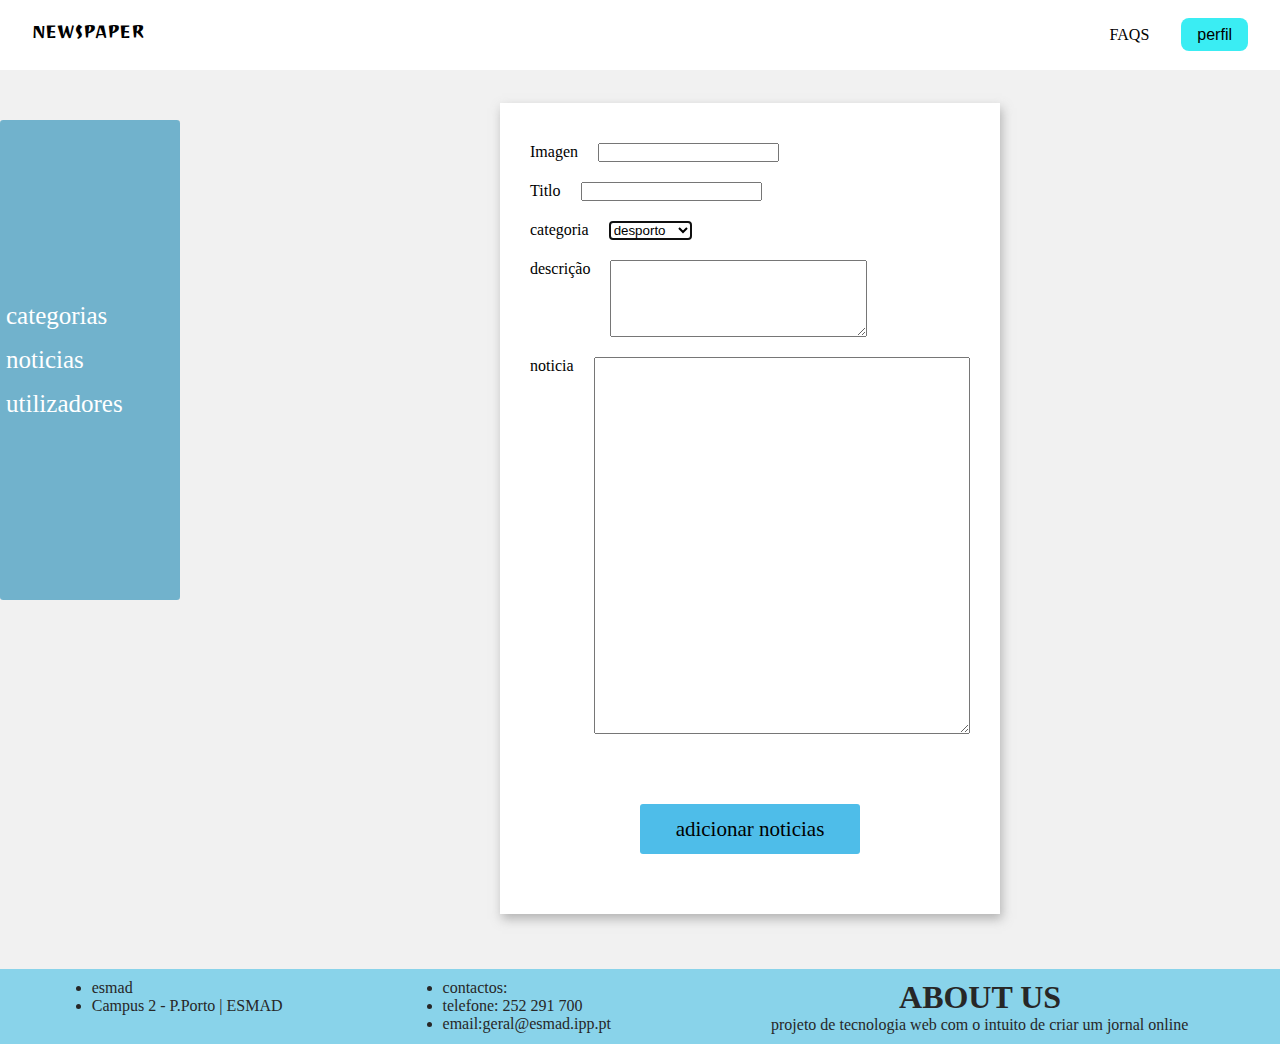
<file: html/admin/noticiasadmin.html>
<!DOCTYPE html>
<html lang="en">
<head>
    <meta charset="UTF-8">
    <meta http-equiv="X-UA-Compatible" content="IE=edge">
    <meta name="viewport" content="width=device-width, initial-scale=1.0">
    <title>NEWSPAPER</title>
    <link rel="stylesheet" href="/css/app.css">
    <link rel="stylesheet" href="/css/admin_noticias.css">
    

</head>
<body>
    <!-- barra no topo -->
    <head>
        <nav>
            <ul class="nav-list">
                <li class="nav-item">
                    <a href="/html/pagina_logada.html" id="logo">
                        NEWSPAPER
                    </a>
                </li>

                <li class="nav-item">
                    <a href="#footer">FAQS</a>
                </li>

                <li class="nav-item">
                    <a class="btn-primary" href="/html/perfil_utilizador.html">perfil</a>
                </li>
            </ul>
        </nav>
    </head>


    <div class="container-sidenav">
        <!-- Side navigation -->
        <div class="sidenav">
            <div class="user_btn">
                <a href="useradmin.html" >utilizadores</a>
            </div>
            <div class="noticia_btn">
                <a href="#">noticias</a>
            </div>
            <div class="cat_btn">
                <a href="categoriasadmin.html">categorias</a>
            </div>
        </div>
        
        <!-- Page content -->
        <div class="container-noticias">
            <div class="noticias">
                <form action="">
                    <div>
                        <label for="img_file">Imagen</label>
                        <input type="url" name="image" id="img_file" required>
                    </div>
                    <div>
                        <label for="titlo_noticia">Titlo</label>
                        <input type="text" name="title" id="titlo_noticia" required>
                    </div>
                    <div>
                        <label for="categoria">categoria</label>
                        <select name="categoria" id="categoria" autofocus required>
                            <option value="desporto">desporto</option>
                            <option value="economia">economia</option>
                            <option value="politia">politia</option>
                            <option value="tecnologia">tecnologia</option>
                        </select>
                    </div>
                    <div>
                        <label for="discrição_noticia">descrição</label><br>
                        <textarea name="descriçao" id="discrição_noticia" cols="30" rows="5" required></textarea>
                    </div>
                    <div>
                        <label for="noticia">noticia</label><br>
                        <textarea name="notica" id="notica" cols="50" rows="25" required></textarea>
                    </div>
                    <div>
                        <button type="submit" onclick="adicionar_noticia()" id="adiciona_noticia">adicionar noticias</button>
                    </div>

                </form>
            </div>
        </div>

    </div>


    <!--footer  -->
    <div class="footer-container" id="footer">
        <div class="footer">
            <div class="footer-heading footer_1">
                <ul>
                    <li>esmad</li>
                    <li>Campus 2 - P.Porto | ESMAD</li>
                </ul>
            </div>
            <div class="footer-heading footer_2">
                <ul>
                    <li>contactos: </li>
                    <li>telefone: 252 291 700</li>
                    <li>email:geral@esmad.ipp.pt</li>

                </ul>
            </div>
            <div class="footer-heading footer_3">
                <h1>about us</h1>
            
                <p>projeto de tecnologia web
                    com o intuito de criar um 
                    jornal online
                </p>            
            </div>
            
        </div>
    </div>
   
    <script src="/js/noticias_admin.js"></script>
</body>
</html>
</file>
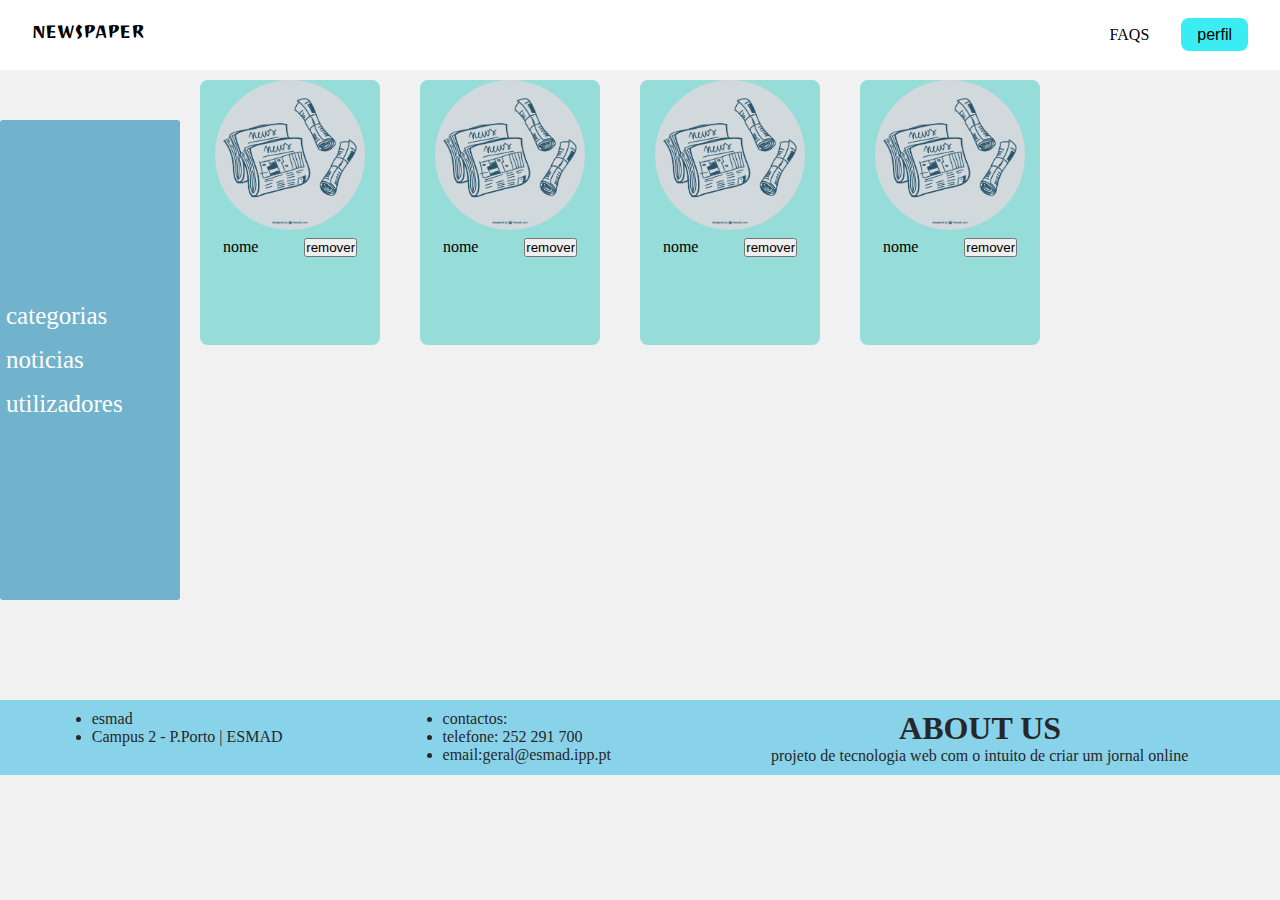
<file: html/admin/useradmin.html>
<!-- pagina de administração (USERS)-->
<!DOCTYPE html>
<html lang="en">
<head>
    <meta charset="UTF-8">
    <meta http-equiv="X-UA-Compatible" content="IE=edge">
    <meta name="viewport" content="width=device-width, initial-scale=1.0">
    <title>NEWSPAPER</title>
    <link rel="stylesheet" href="/css/admin_user.css">
    <link rel="stylesheet" href="/css/app.css">
</head>
<body>
    <head>
        <nav>
            <ul class="nav-list">
                <li class="nav-item">
                    <a href="app.html" id="logo">
                        NEWSPAPER
                    </a>
                </li>
                
                <li class="nav-item">
                    <a href="#">FAQS</a>
                </li>
                
                <li class="nav-item">
                    <a class="btn-primary" href="/html/perfil_utilizador.html">perfil</a>
                </li>
            </ul>
        </nav>
    </head>
    
    
    <div class="container-sidenav">
        <!-- Side navigation -->
        <div class="sidenav">
            <div class="user_btn">
                <a href="#">utilizadores</a>
            </div>
            <div class="noticia_btn">
                <a href="noticiasadmin.html">noticias</a>
            </div>
            <div class="cat_btn">
                <a href="categoriasadmin.html">categorias</a>
            </div>
        </div>
        <!-- Page content -->
        
        <div class="user-container">
            <div class="user-card">
                
                <div class="user_img">
                    <img src="/media/03.jpg" alt="">
                </div>
                
                <div class="user_name btn_remove">
                    <p>nome</p>
                    <input type="button" class="remover_utilizador"
                     value="remover">
                </div>
            </div>
            <div class="user-card">
                
                <div class="user_img">
                    <img src="/media/03.jpg" alt="">
                </div>
                
                <div class="user_name btn_remove">
                    <p>nome</p>
                    <input type="button" class="remover_utilizador"
                     value="remover">
                    
                </div>
            </div>
            <div class="user-card">
                
                <div class="user_img">
                    <img src="/media/03.jpg" alt="">
                </div>
                
                <div class="user_name btn_remove">
                    <p>nome</p>
                    <input type="button" class="remover_utilizador"
                     value="remover">
                    
                </div>
            </div>
            <div class="user-card">
                
                <div class="user_img">
                    <img src="/media/03.jpg" alt="">
                </div>
                
                <div class="user_name btn_remove">
                    <p>nome</p>
                    <input type="button" class="remover_utilizador"
                     value="remover">
                    
                </div>
            </div>
            
        </div>
    </div>
       <!--footer  -->
       <div class="footer-container" id="footer">
        <div class="footer">
            <div class="footer-heading footer_1">
                <ul>
                    <li>esmad</li>
                    <li>Campus 2 - P.Porto | ESMAD</li>
                </ul>
            </div>
            <div class="footer-heading footer_2">
                <ul>
                    <li>contactos: </li>
                    <li>telefone: 252 291 700</li>
                    <li>email:geral@esmad.ipp.pt</li>

                </ul>
            </div>
            <div class="footer-heading footer_3">
                <h1>about us</h1>
            
                <p>projeto de tecnologia web
                    com o intuito de criar um 
                    jornal online
                </p>            
            </div>
            
        </div>
    </div>
   
    <script src="/js/usersadmin.js"></script>
</body>
</html>
</file>
<file: css/app.css>
/* navbar */
@import url('https://fonts.googleapis.com/css2?family=Ravi+Prakash&display=swap');

body{
  background-color: rgb(241, 241, 241);
}

#logo{
  font-family: 'Ravi Prakash';
  font-size: 24px;
}
  

.nav-list {
  background: rgba(255, 255, 255, 0.979);
  padding: 1rem 0;
  border-radius: var(--radius);
  display: flex;
  justify-content: flex-end;
  align-items: center;
 
}

.nav-item {
  list-style: none;
  margin-right: 2rem;
}

.nav-item a {
  text-decoration: none;
  color: black;
  transition: all 200ms ease-in;
}



.nav-item:first-child {
  margin-right: auto;
  margin-left: 2rem;
}

.btn-primary {
  font-family: Montserrat, sans-serif;
  font-size: 1rem;
  background: rgb(58, 237, 243);
  border: rgb(95, 95, 219);
  outline: none;
  border-radius: 0.5rem;
  padding: 0.5rem 1rem;
  cursor: pointer;
  transition: all 200ms ease-in;
}

.btn-primary:hover {
  background: rgb(104, 122, 120);
}

/*  */

.container{
  display: flex;
  justify-content: flex-start;
  margin-left: 25px;
  margin-top: 20px;
  flex-wrap: wrap;
}

/* card noticias*/
.card{
  background-color:rgb(255, 255, 255) ;
  width: 250px;
  height: 100%;
  padding: auto;
  margin: 10px;
  border-radius: 8px ;
  flex-wrap: wrap;
  flex-direction: column;
  box-shadow: rgba(139, 139, 139, 0.61);
}

.card_image{
  background-color: rgb(0, 0, 0);
  width: 100%; 
  height: 150px;
  border-radius: top ;
  grid-area: image;
  background-size: cover;
  border-radius: 8px 8px 0px 0px ;
}
img{
  width: 100%; 
  height: 150px;
}

.card p{
  padding: 5px;
} 

.card .btn {
  background-color: rgb(61, 61, 61);
  color: white;
  padding: 10px 20px;
  text-align: center;
  display: block;
  margin:20px 50px ;
  border-radius: 8px  ;
}

.btn a{
  color: white ;
}

.card:hover{
  background-color: rgb(170, 170, 170);
  color: rgb(255, 255, 255);
  cursor: pointer;
  transform: scale(1.01);
  transition: all 0.8s;

}

.btn{
  background-color: rgb(240, 240, 240);
  color: rgb(0, 0, 0);
  cursor: pointer;
  transform: scale(1.01);
}


.title{
  text-transform: uppercase;
  margin-left: 35px;
  margin-top: 50px;
}


*{
  padding: 0rem;
  margin: 0rem;
  box-sizing: border-box;
} */

.footer-container{
  background-color: #89D3EA;
  padding-bottom: 1rem;
  justify-content: center ;
  

}

.footer{
  background-color:#89D3EA ;
  display: flex;
  padding: 10px;
  color: rgb(39, 39, 39);
  flex-wrap: wrap;
  margin: 0 auto;
  justify-content: center ;
  
}

.footer-heading{
  display: flex;
  flex-direction: column;
  
}
.footer_2{
  margin-left: 10rem;
}
.footer_3 {
  list-style-type: none;
  margin-left: 10rem;

}
.footer_3 h1{
  margin-left: 8rem;
  text-transform: uppercase;

}


hr {
  margin-top: 50px;
  width: 100%;
  border: 1px solid black;
}
</file>
<file: css/noticias.css>
@import url('https://fonts.googleapis.com/css2?family=Ravi+Prakash&display=swap');
@import url('https://fonts.googleapis.com/css2?family=Noticia+Text&display=swap');

.container-noticia{
    display: flex;
    flex-direction: column;
    padding-left: 150px;
    padding-right: 150px;
    margin-top: 55px;
    padding-bottom: 200px;
}

#title{
    font-family: 'Trebuchet MS', 'Lucida Sans Unicode', 'Lucida Grande', 'Lucida Sans', Arial, sans-serif;
    font-size: 18px;
    width: 100%;
    padding-left: 5%;

}

#sub_title{
    font-family: 'Trebuchet MS', 'Lucida Sans Unicode', 'Lucida Grande', 'Lucida Sans', Arial, sans-serif;
    font-size: 12px;
    color: gray;
    width: 80%;
    padding-left: 5%;

}

#autor h3{
    font-family: 'Trebuchet MS', 'Lucida Sans Unicode', 'Lucida Grande', 'Lucida Sans', Arial, sans-serif;
    font-size: 13px;
    padding-top: 40px;
    padding-left: 10px;
    padding-bottom: 5px ;
}

#autor hr{
    width: 100%;
    border: 1px solid rgb(71, 71, 71);
    margin-bottom: 50px;
    padding: 0;
    margin: 0;
    
}


.img-notica{
    width: 500px;
    height: 350px;
    grid-area: image;
    align-self: center;
    padding-top: 45px;
}

.img-notica img{
    width: 500px;
    height: 350px;
    padding-bottom: 80px;
}

.artigo p{
    text-align: justify;
    padding-top: 10px;
    padding-left: 5%;
    width: 90%;
    font-family: 'Noticia Text', serif;
    font-size: 25px;
    line-height: 45px;
}
</file>
<file: css/pagamentos.css>
.img-user img{
    width: 200px;
    height: 200px;
    position: relative;
    left: 28%;
    
}

.container-form{
    display: flex;
    flex-direction: row;
    width: 100%;
    
}

form {
    background-color: #fff;
    max-width: 500px;
    height: 110%;
    margin: 5px auto;
    padding: 30px 20px;
    box-shadow: 2px 5px 10px rgba(117, 117, 117, 0.5);
    position: relative;
    
    
}

/* Styling div form */
.form  {
    text-align: left;
    margin-bottom: 2px;
    height: 110%;
}

/* Styling form-control Label */
label {
    display: block;
    margin-bottom: 10px;
    color: rgb(0, 0, 0);
}

/* Styling form-control input,
select, textarea */
#cartao, #utilitario,#utilitari,#segurança{
    border: 1px solid #777;
    border-radius: 2px;
    font-family: inherit;
    padding: 10px;
    display: block;
    width: 95%;
}




/* Styling Button */
/* .input[type=submit]{
    background-color: #4ebde9;
    height: 50px;
    border-radius: 3px;
    border-color: rgba(255, 255, 255, 0) ;
    font-family: inherit;
    font-size: 21px;
    width: 25%;
    margin-top: 50px;
    margin-bottom: 20px;
} */
button {
    background-color: #4ebde9;
    height: 50px;
    border-radius: 3px;
    border-color: rgba(255, 255, 255, 0) ;
    font-family: inherit;
    font-size: 21px;
    width: 25%;
    margin-top: 50px;
    margin-bottom: 20px;

}

#subscriçoes{
    font-family: Montserrat, sans-serif;
    font-size: 1.2rem;
    background: #4ebde9;
    border: rgb(95, 95, 219);
    outline: none;
    border-radius: 4px;
    padding: 0.5rem 1rem;
    cursor: pointer;
    transition: all 200ms ease-in;
    text-decoration: none;
    color: black;
    margin-left: 20%;
   
}
#subscriçoes:hover,
button:hover{
    background-color: rgb(170, 170, 170);
    color: rgb(255, 255, 255);
    cursor: pointer;
    transform: scale(1.01);
    transition: all 0.8s;
}

form:last-child {
    justify-content: center;
}
</file>
<file: css/userpage.css>
.img-user img{
    width: 350px;
    height: 350px;
    position: relative;
    left: 25px;
    top: 15px;
}

.container-form{
    display: flex;
    flex-direction: row;
    width: 100%;
    
}

form {
    background-color: #fff;
    max-width: 500px;
    height: 110%;
    margin: 5px auto;
    padding: 30px 20px;
    box-shadow: 2px 5px 10px rgba(117, 117, 117, 0.5);
    position: relative;
    left: 80px;
    bottom: 340px;
}

/* Styling div form */
.form  {
    text-align: left;
    margin-bottom: 25px;
    height: 110%;
}

/* Styling form-control Label */
label {
    display: block;
    margin-bottom: 10px;
    color: rgb(0, 0, 0);
}

/* Styling form-control input,
select, textarea */
input{
    border: 1px solid #777;
    border-radius: 2px;
    font-family: inherit;
    padding: 10px;
    display: block;
    width: 95%;
}



/* Styling Button */
button {
    background-color: #4ebde9;
    height: 50px;
    border-radius: 3px;
    border-color: rgba(255, 255, 255, 0) ;
    font-family: inherit;
    font-size: 21px;
    width: 50%;
    margin-top: 50px;
    margin-bottom: 20px;

}

#subscriçoes{
    font-family: Montserrat, sans-serif;
    font-size: 1.2rem;
    background: #4ebde9;
    border: rgb(95, 95, 219);
    outline: none;
    border-radius: 4px;
    padding: 0.5rem 1rem;
    cursor: pointer;
    transition: all 200ms ease-in;
    text-decoration: none;
    color: black;
    margin-left: 20%;
   
}
#subscriçoes:hover,
button:hover{
    background-color: rgb(170, 170, 170);
    color: rgb(255, 255, 255);
    cursor: pointer;
    transform: scale(1.01);
    transition: all 0.8s;
}

form:last-child {
    justify-content: center;
}
</file>
<file: css/login&registro.css>
*, *:before, *:after { 
    margin:0;
    padding:0;
    font-family: Arial,sans-serif;
}
   
/* remove a linha dos links */
a{
    text-decoration: none;
}
   
/* esconde as ancoras da tela */
a.links{
    display: none;
}
.content{
    width: 500px;
    min-height: 560px;    
    margin: 0px auto;
    position: relative;   
}
.containe h1{
    font-size: 48px;
    color: #066a75;
    padding: 2px 0 10px 0;
    font-family: Arial,sans-serif;
    font-weight: bold;
    text-align: center;
    padding-bottom: 30px;
}

h1:after{
    content: ' ';
    width: 100%;
    height: 2px;
    margin-top: 10px;
    background: -webkit-linear-gradient(left, rgba(147,184,189,0) 0%,rgba(147,184,189,0.8) 20%,rgba(147,184,189,1) 53%,rgba(147,184,189,0.8) 79%,rgba(147,184,189,0) 100%); 
    background: linear-gradient(left, rgba(147,184,189,0) 0%,rgba(147,184,189,0.8) 20%,rgba(147,184,189,1) 53%,rgba(147,184,189,0.8) 79%,rgba(147,184,189,0) 100%); 
}


.container p{
    margin-bottom:15px;
}
   
.content p:first-child{
    margin: 0px;
}
   
label{
    color: #405c60;
    position: relative;
}
  


/* placeholder */
::-webkit-input-placeholder  {
    color: #bebcbc; 
    font-style: italic;
}
   
input:-moz-placeholder,
textarea:-moz-placeholder{
    color: #bebcbc;
    font-style: italic;
}

button[type = submit],
input {
    outline: none;
}
   
/*estilo dos input,  menos o checkbox */
button[type = submit],
input:not([type="checkbox"]){
    width: 95%;
    margin-top: 4px;
    padding: 10px;    
    border: 1px solid #b2b2b2;
   
    -webkit-border-radius: 3px;
    border-radius: 3px;
   
    -webkit-box-shadow: 0px 1px 4px 0px rgba(168, 168, 168, 0.6) inset;
    box-shadow: 0px 1px 4px 0px rgba(168, 168, 168, 0.6) inset;
   
    -webkit-transition: all 0.2s linear;
    transition: all 0.2s linear;
}
   
/*estilo do botão submit */
button[type = submit]{
    width: 50%;
    cursor: pointer;  
    background: rgb(38, 184, 152);
    padding: 8px ;
    color: #fff;
    font-size: 20px;     
    margin-bottom: 1px;
    margin-left: 25%;  
    text-shadow: 0 1px 1px #333;
    position: relative;
    

    -webkit-border-radius: 5px;
    border-radius: 5px;
   
    transition: all 0.5s linear;
}

/*estilo do botão submit no hover */

button[type="submit"]:hover{
    background: #4ab3c6;
    transition: all 0.5s linear;
}

.link{
    position: absolute;
    color: #303030;
    left: 0px;
    height: 20px;
    width: 440px;
    padding: 17px 30px 20px 30px;
    font-size: 16px;
    text-align: right;
    -webkit-border-radius: 0 0  5px 5px;
    border-radius: 0 0  5px 5px;
}
   
.link a {
    font-weight: bold;
    background: #858cee;
    padding: 7px;
    color: rgb(251, 254, 255);
    margin-left: 10px;
   
    -webkit-border-radius: 4px;
    border-radius: 4px;  
   
    -webkit-transition: all 0.4s linear;
    transition: all 0.4s  linear;
}
   


#registro, 
#login{
  position: absolute;
  top: 0px;
  width: 88%;   
  padding: 18px 6% 60px 6%;
  margin: 0 0 35px 0;
  background: #f7f7f7;
  border: 1px solid rgba(147, 184, 189,0.8);
   
  
  border-radius: 5px;
   
  -webkit-animation-duration: 0.5s;
  -webkit-animation-timing-function: ease;
  -webkit-animation-fill-mode: both;
 
  animation-duration: 0.5s;
  animation-timing-function: ease;
  animation-fill-mode: both;
}

/* Efeito ao clicar no botão ( Ir para Login ) */
#paracadastro:target ~ .content #registro,
#paralogin:target ~ .content #login{
  z-index: 2;
  -webkit-animation-name: fadeInLeft;
  animation-name: fadeInLeft;
 
  -webkit-animation-delay: .1s;
  animation-delay: .1s;
}
 
/* Efeito ao clicar no botão ( ) */
#registro:target ~ .content #login,
#paralogin:target ~ .content #registro{
  -webkit-animation-name: fadeOutLeft;
  animation-name: fadeOutLeft;
}


/*fadeInLeft*/
@-webkit-keyframes fadeInLeft {
    0% {
      opacity: 0;
      -webkit-transform: translateX(-20px);
    }
    100% {
      opacity: 1;
      -webkit-transform: translateX(0);
    }
}


@keyframes fadeInLeft {
    0% {
      opacity: 0;
      transform: translateX(-20px);
    }
    100% {
      opacity: 1;
      transform: translateX(0);
    }
}


/*fadeOutLeft*/
@-webkit-keyframes fadeOutLeft {
    0% {
        opacity: 1;
        -webkit-transform: translateX(0);
    }
    100% {
        opacity: 0;
        -webkit-transform: translateX(-20px);
    }
}
   
@keyframes fadeOutLeft {
    0% {
      opacity: 1;
      transform: translateX(0);
    }
    100% {
      opacity: 0;
      transform: translateX(-20px);
    }
}


body{
    background-color: rgb(241, 241, 241);
}
</file>
<file: css/admin_categorias.css>
/* The sidebar menu */
.sidenav {
    height: 30rem; /* Full-height: remove this if you want "auto" height */
    width: 180px; /* Set the width of the sidebar */
    /* Fixed Sidebar (stay in place on scroll) */
    z-index: 1; /* Stay on top */
    top: 0; /* Stay at the top */
    background-color: rgb(113, 178, 204); /* Black */
    overflow-x: hidden; /* Disable horizontal scroll */
    justify-content: center;
    display: flex;
    flex-direction: column-reverse;
    border-radius: 0.2rem ;
    margin-top: 50px;
    
     
}
    
/* The navigation menu links */
.sidenav a {
    padding: 8px 6px ;
    text-decoration: none;
    font-size: 25px;
    color: #ffffff;
    display: block;
}
  
/* When you mouse over the navigation links, change their color */
.sidenav a:hover {
    color: #2c2c2c;
    background-color: rgb(67, 135, 161);
}
  
/* On smaller screens, where height is less than 450px, change the style of the sidebar (less padding and a smaller font size) */
@media screen and (max-height: 450px) {
    .sidenav {padding-top: 15px;}
    .sidenav a {font-size: 18px;}
}
/*  */

.container-sidenav{
    display: flex;
    flex-direction: row;
    padding-bottom: 30px;
}
  
  
.container-categorias{
    padding-top: 50px;
    padding-bottom: 30px;
    padding-left: 80px;
    display: flex;
    flex-direction: row;
    flex-wrap: wrap;

}

.card-categorias{
    width: 250px ;
    height:150px ;
    /* background-color: black; */
    color: white;
    text-align: center;
    grid-area: image;
    border-radius: 8px;
    margin: 10px ;
    justify-content: center;
    text-align: center;
    justify-content: center;
    align-content: center;
    background-size: cover;
}

.card-categorias p{
    color: rgb(0, 0, 0);
    padding-top:25% ;
    text-transform: uppercase;
    font-size: 20px;
    font-family: 'Franklin Gothic Medium', 'Arial Narrow', Arial, sans-serif;
}

.card-desporto{
    background-image: url('/media/desporto.jpg');
    background-size: cover;
}
.card-economia{
    background-image: url('/media/economia_2.jpg');
    background-size: cover;
}



.card-politica{
    background-image: url('/media/esquerda-e-direita-na-politica-og.jpg');
    background-size: cover;

}

.card-covid {
    background-image: url('/media/covid-19-virus.jpg');
    background-size: cover;
}
.card-covid p{

    color: blanchedalmond;
}
</file>
<file: css/admin_noticias.css>
/* The sidebar menu */
.sidenav {
  height: 30rem; /* Full-height: remove this if you want "auto" height */
  width: 180px; /* Set the width of the sidebar */
  /* Fixed Sidebar (stay in place on scroll) */
  z-index: 1; /* Stay on top */
  top: 0; /* Stay at the top */
  background-color: rgb(113, 178, 204); /* Black */
  overflow-x: hidden; /* Disable horizontal scroll */
  justify-content: center;
  display: flex;
  flex-direction: column-reverse;
  border-radius: 0.2rem ;
  margin-top: 50px;
  
   
}
  
/* The navigation menu links */
.sidenav a {
  padding: 8px 6px ;
  text-decoration: none;
  font-size: 25px;
  color: #ffffff;
  display: block;
}

/* When you mouse over the navigation links, change their color */
.sidenav a:hover {
  color: #2c2c2c;
  background-color: rgb(67, 135, 161);
}

/* On smaller screens, where height is less than 450px, change the style of the sidebar (less padding and a smaller font size) */
@media screen and (max-height: 450px) {
  .sidenav {padding-top: 15px;}
  .sidenav a {font-size: 18px;}
}
/*  */

.container-sidenav{
  display: flex;
  flex-direction: row;
  flex-wrap: wrap;
  padding-bottom: 30px;
}


.container-noticias{
  display: flex;
  flex-direction: column;
  padding-top: 3rem;
  padding-left: 15rem;

}


form {
  background-color: #fff;
  max-width: 500px;
  margin: 5px auto;
  padding: 30px 20px;
  box-shadow: 2px 5px 10px rgba(117, 117, 117, 0.5);
  position: relative;
  left: 80px;
  bottom: 20px;
}

/* Styling div form */
.form  {
  text-align: left;
  margin-bottom: 25px;
}

/* Styling form-control Label */
label {
  display: block;
  margin-bottom: 1px;
  margin-right: 20px;
}
form div{
  display: flex;
  flex-direction: row;
  padding: 10px;

}

/* Styling form-control input,
select, textarea */
input select{
  border: 1px solid rgba(119, 119, 119, 0);
  border-radius: 2px;
  font-family: inherit;
  padding: 10px;
  display: block;
  width: 95%;
  border-color: rgba(255, 255, 255, 0);
}



/* Styling Button */
input[type="submit"],
button {
  background-color: #4ebde9;
  height: 50px;
  border-radius: 3px;
  border-color: rgba(255, 255, 255, 0) ;
  font-family: inherit;
  font-size: 21px;
  width: 50%;
  margin-top: 50px;
  margin-bottom: 20px;
  margin-left: 25%;
}
button:hover,
input[type="submit"]:hover{
  background-color: rgb(192, 191, 191);
}
</file>
<file: css/admin_user.css>
/* The sidebar menu */
.sidenav {
  height: 30rem; /* Full-height: remove this if you want "auto" height */
  width: 180px; /* Set the width of the sidebar */
  /* Fixed Sidebar (stay in place on scroll) */
  z-index: 1; /* Stay on top */
  top: 0; /* Stay at the top */
  background-color: rgb(113, 178, 204); /* Black */
  overflow-x: hidden; /* Disable horizontal scroll */
  justify-content: center;
  display: flex;
  flex-direction: column-reverse;
  border-radius: 0.2rem ;
  margin-top: 50px;
  
 
}

/* The navigation menu links */
.sidenav a {
  padding: 8px 6px ;
  text-decoration: none;
  font-size: 25px;
  color: #ffffff;
  display: block;
}

/* When you mouse over the navigation links, change their color */
.sidenav a:hover {
  color: #2c2c2c;
  background-color: rgb(67, 135, 161);
}

/* On smaller screens, where height is less than 450px, change the style of the sidebar (less padding and a smaller font size) */
@media screen and (max-height: 450px) {
  .sidenav {padding-top: 15px;}
  .sidenav a {font-size: 18px;}
}
/*  */

.container-sidenav {
  display: flex;
  flex-direction: row;
  flex-wrap: wrap;
  padding-bottom:100px ;
}

.user-container{
  display: flex;
  flex-wrap: wrap;
  flex-direction: row;
  
}

.user-card{
  background-color:rgb(150, 221, 218) ;
  height: 50%; 
  width: 180px;
  border-radius: 8px ;
  margin-left: 20px;
  margin-right: 20px; 
  margin-top: 10px;
 
}

.user_img , img{
  width: 150px;
  height: 150px;
  border-radius: 50%;
  display: block;
  margin-left: auto;
  margin-right: auto 
  
}

.user_name {
  display: flex;
  flex-direction: row;
  justify-content: space-around;
  margin-top: 8px;
}
</file>
